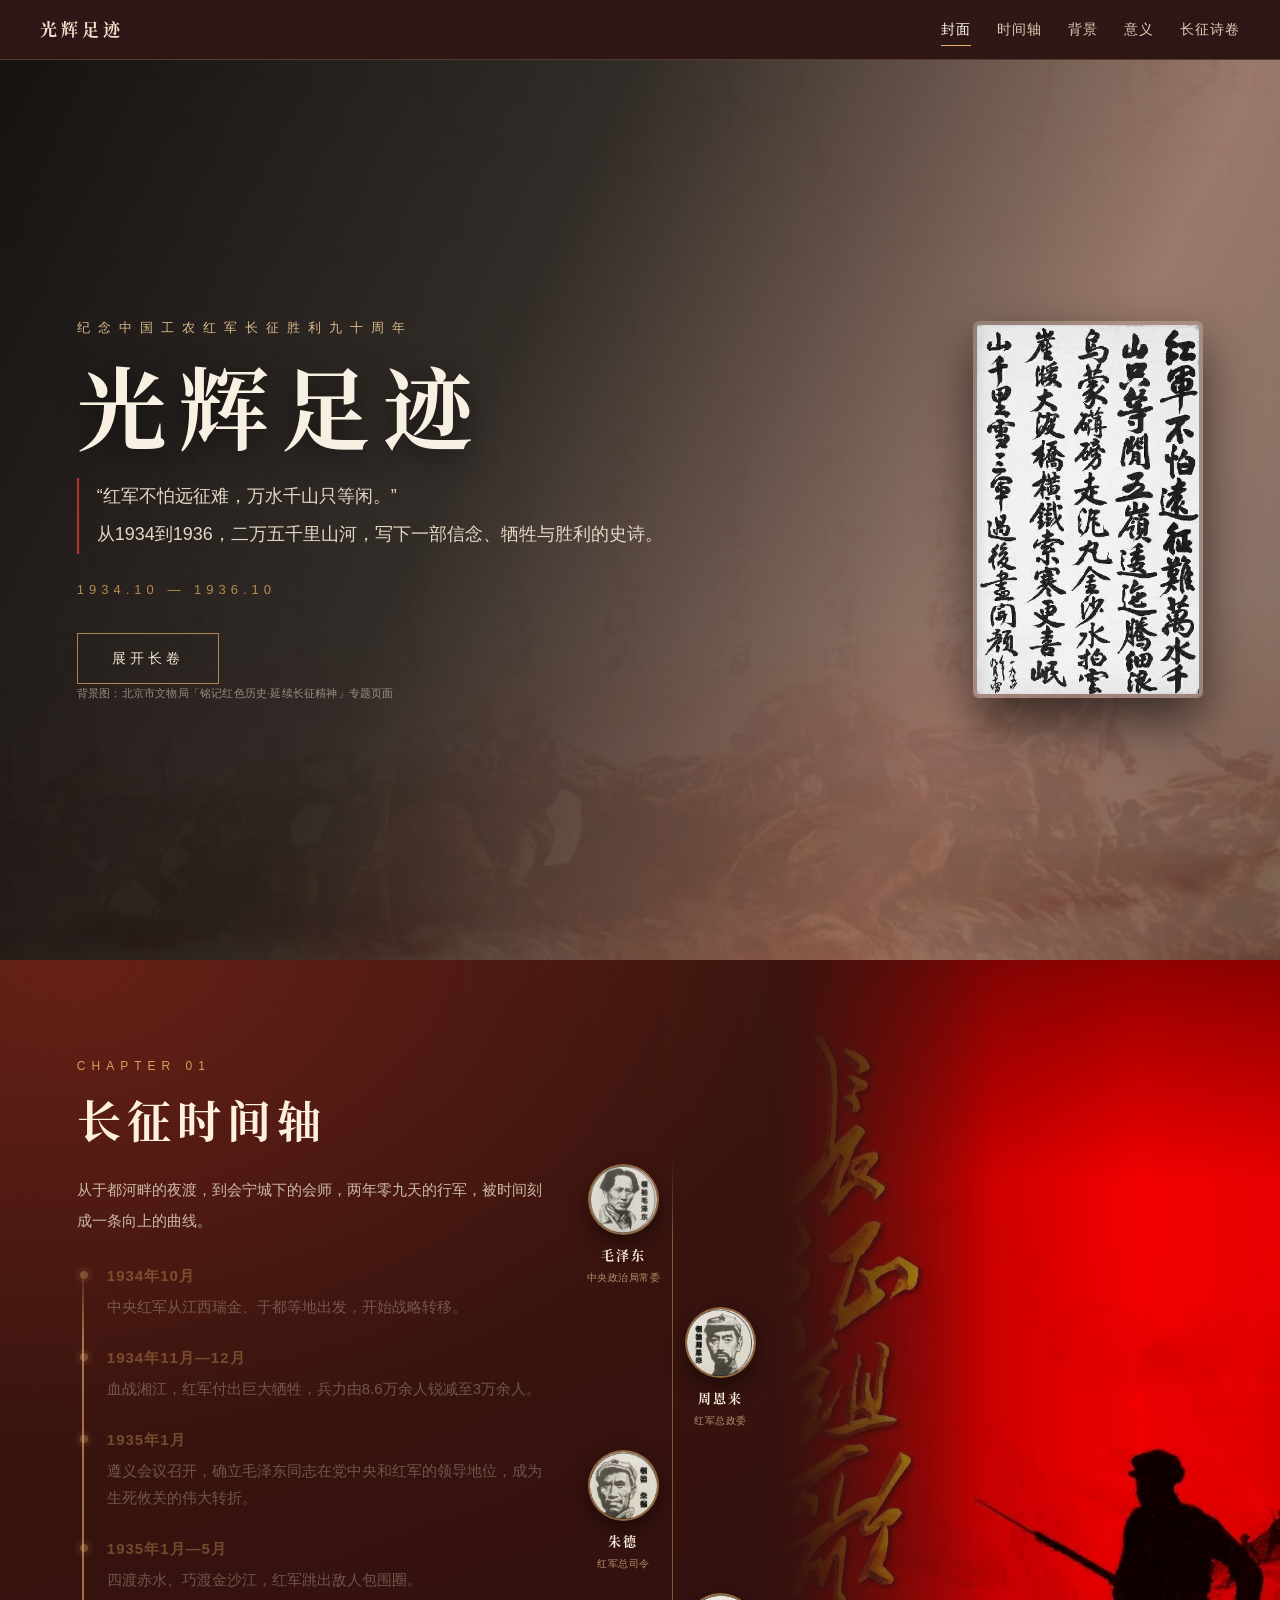
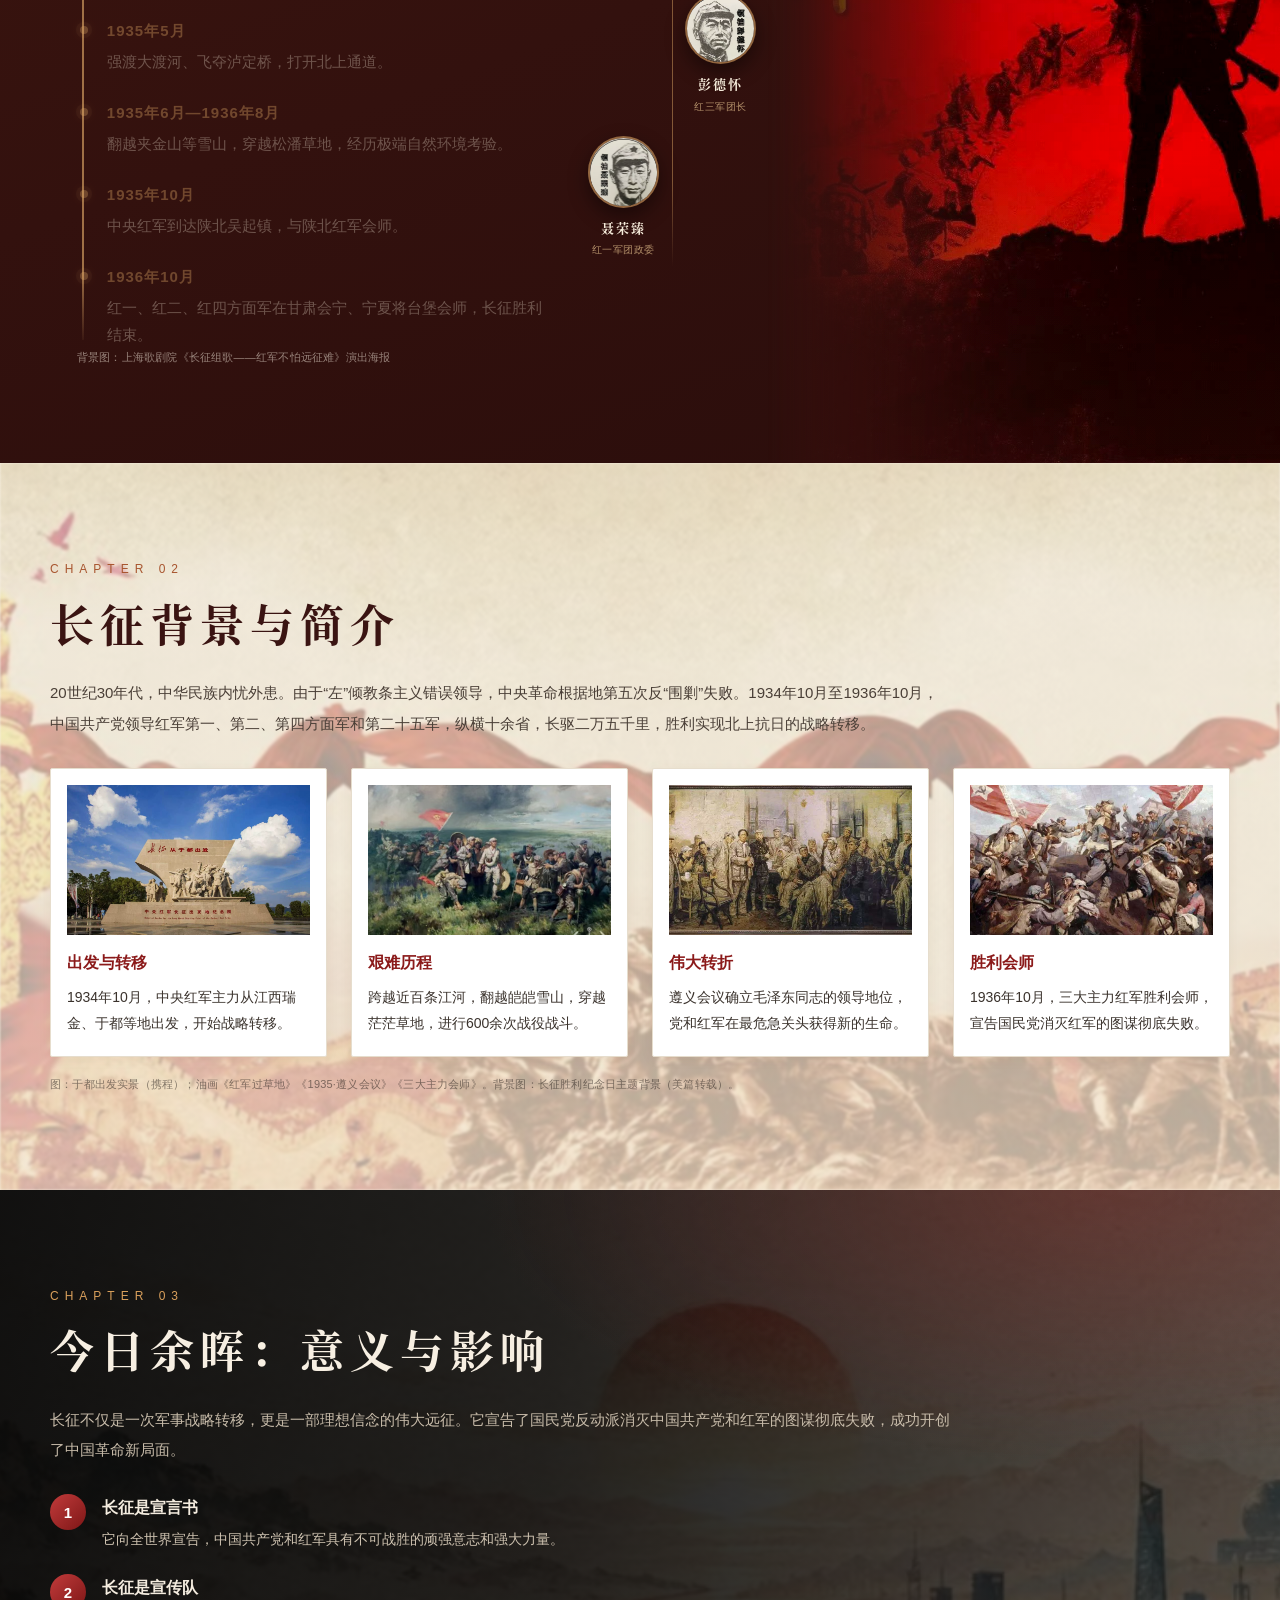
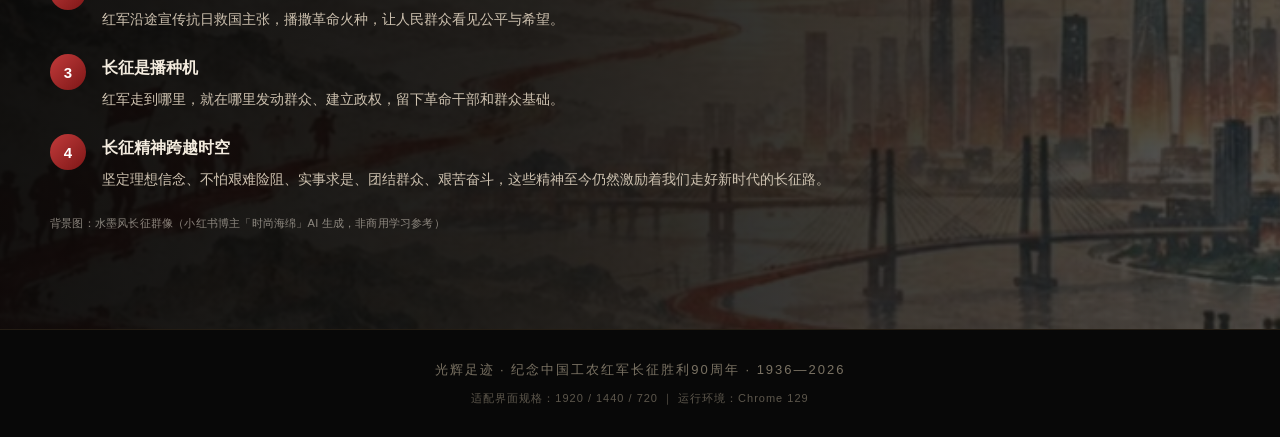
<file: index.html>
<!DOCTYPE html>
<html lang="zh-CN">

<head>
  <meta charset="UTF-8" />
  <meta name="viewport" content="width=device-width, initial-scale=1.0" />
  <meta name="description" content="纪念中国工农红军长征胜利90周年主题网站：长征时间轴、历史背景、长征精神与领袖人物。" />
  <title>光辉足迹——纪念红军长征胜利90周年</title>
  <link rel="icon" href="data:image/svg+xml,%3Csvg xmlns='http://www.w3.org/2000/svg' viewBox='0 0 24 24'%3E%3Crect width='24' height='24' fill='%238b1a1a'/%3E%3Cpolygon points='12,3 14.6,9.2 21.2,9.8 16.2,14 17.7,20.4 12,16.9 6.3,20.4 7.8,14 2.8,9.8 9.4,9.2' fill='%23e8b06b'/%3E%3C/svg%3E">
  <link rel="stylesheet" href="style.css">
  <script>document.documentElement.className += " js-ready";</script>
</head>

<body>
  <!-- ===== 顶部导航 ===== -->
  <nav class="site-nav">
    <div class="brand serif-title">光辉足迹</div>
    <ul>
      <li><a href="#hero">封面</a></li>
      <li><a href="#timeline">时间轴</a></li>
      <li><a href="#intro">背景</a></li>
      <li><a href="#impact">意义</a></li>
      <li><a href="poem.html">长征诗卷</a></li>
    </ul>
  </nav>
  <!-- ===== 顶部导航结束 ===== -->

  <!-- ===== ① 主封面 ===== -->
  <section id="hero" class="hero">
    <div class="hero-bg-layer" aria-hidden="true"></div>
    <div class="hero-overlay" aria-hidden="true"></div>

    <div class="hero-inner">
      <div class="hero-copy reveal">
        <p class="hero-sub">纪念中国工农红军长征胜利九十周年</p>
        <h1 class="hero-title">光辉足迹</h1>
        <p class="hero-quote">
          “红军不怕远征难，万水千山只等闲。”<br>
          从1934到1936，二万五千里山河，写下一部信念、牺牲与胜利的史诗。
        </p>
        <p class="hero-meta">1934.10 — 1936.10</p>
        <a href="#timeline" class="hero-cta">展开长卷</a>
        <p class="credit">背景图：北京市文物局「铭记红色历史·延续长征精神」专题页面</p>
      </div>

      <!-- 点击进入长征诗卷（子页面一） -->
      <a href="poem.html" class="hero-poem-card reveal" aria-label="阅读长征诗卷">
        <img src="images/background/BG-POEMall-jpg.jpg" alt="《七律·长征》行书书法" />
      </a>
    </div>
  </section>

  <!-- ===== ② 长征时间轴（深红棕） ===== -->
  <section id="timeline" class="section section-timeline">
    <div class="timeline-bg-layer" aria-hidden="true"></div>

    <div class="section-inner timeline-inner">
      <div class="timeline-col">
        <p class="section-label">CHAPTER 01</p>
        <h2 class="section-title serif-title">长征时间轴</h2>
        <p class="timeline-lead">
          从于都河畔的夜渡，到会宁城下的会师，两年零九天的行军，被时间刻成一条向上的曲线。
        </p>

        <div class="timeline">
          <div class="timeline-item">
            <div class="timeline-year">1934年10月</div>
            <div class="timeline-text">中央红军从江西瑞金、于都等地出发，开始战略转移。</div>
          </div>

          <div class="timeline-item">
            <div class="timeline-year">1934年11月—12月</div>
            <div class="timeline-text">血战湘江，红军付出巨大牺牲，兵力由8.6万余人锐减至3万余人。</div>
          </div>

          <div class="timeline-item">
            <div class="timeline-year">1935年1月</div>
            <div class="timeline-text">遵义会议召开，确立毛泽东同志在党中央和红军的领导地位，成为生死攸关的伟大转折。</div>
          </div>

          <div class="timeline-item">
            <div class="timeline-year">1935年1月—5月</div>
            <div class="timeline-text">四渡赤水、巧渡金沙江，红军跳出敌人包围圈。</div>
          </div>

          <div class="timeline-item">
            <div class="timeline-year">1935年5月</div>
            <div class="timeline-text">强渡大渡河、飞夺泸定桥，打开北上通道。</div>
          </div>

          <div class="timeline-item">
            <div class="timeline-year">1935年6月—1936年8月</div>
            <div class="timeline-text">翻越夹金山等雪山，穿越松潘草地，经历极端自然环境考验。</div>
          </div>

          <div class="timeline-item">
            <div class="timeline-year">1935年10月</div>
            <div class="timeline-text">中央红军到达陕北吴起镇，与陕北红军会师。</div>
          </div>

          <div class="timeline-item">
            <div class="timeline-year">1936年10月</div>
            <div class="timeline-text">红一、红二、红四方面军在甘肃会宁、宁夏将台堡会师，长征胜利结束。</div>
          </div>
        </div>

        <p class="credit">背景图：上海歌剧院《长征组歌——红军不怕远征难》演出海报</p>
      </div>

      <!-- 领袖人物列：点击进入子页面二 -->
      <aside class="leader-rail" aria-label="长征中的领袖人物">
        <a class="leader-card" href="leaders.html#leader-1">
          <span class="leader-avatar"><img src="images/human/mao_1.jpg" alt="毛泽东像" loading="lazy"></span>
          <span class="leader-name">毛泽东</span>
          <span class="leader-role">中央政治局常委</span>
        </a>
        <a class="leader-card" href="leaders.html#leader-2">
          <span class="leader-avatar"><img src="images/human/zhou_2.jpg" alt="周恩来像" loading="lazy"></span>
          <span class="leader-name">周恩来</span>
          <span class="leader-role">红军总政委</span>
        </a>
        <a class="leader-card" href="leaders.html#leader-3">
          <span class="leader-avatar"><img src="images/human/zhu_3.jpg" alt="朱德像" loading="lazy"></span>
          <span class="leader-name">朱德</span>
          <span class="leader-role">红军总司令</span>
        </a>
        <a class="leader-card" href="leaders.html#leader-4">
          <span class="leader-avatar"><img src="images/human/peng_4.jpg" alt="彭德怀像" loading="lazy"></span>
          <span class="leader-name">彭德怀</span>
          <span class="leader-role">红三军团长</span>
        </a>
        <a class="leader-card" href="leaders.html#leader-5">
          <span class="leader-avatar"><img src="images/human/nie_5.jpg" alt="聂荣臻像" loading="lazy"></span>
          <span class="leader-name">聂荣臻</span>
          <span class="leader-role">红一军团政委</span>
        </a>
      </aside>
    </div>
  </section>

  <!-- ===== ③ 长征背景及简略介绍（米白） ===== -->
  <section id="intro" class="section section-light">
    <div class="section-inner">
      <p class="section-label reveal">CHAPTER 02</p>
      <h2 class="section-title serif-title reveal">长征背景与简介</h2>
      <p class="lead reveal">
        20世纪30年代，中华民族内忧外患。由于“左”倾教条主义错误领导，中央革命根据地第五次反“围剿”失败。1934年10月至1936年10月，中国共产党领导红军第一、第二、第四方面军和第二十五军，纵横十余省，长驱二万五千里，胜利实现北上抗日的战略转移。
      </p>

      <div class="intro-grid">
        <div class="intro-card reveal">
          <img class="intro-img" src="images/page3smallbg/begin_1.jpg" alt="于都出发纪念碑与群雕" loading="lazy">
          <h3>出发与转移</h3>
          <p>1934年10月，中央红军主力从江西瑞金、于都等地出发，开始战略转移。</p>
        </div>

        <div class="intro-card reveal">
          <img class="intro-img" src="images/page3smallbg/grass_2.jpg" alt="油画《红军过草地》" loading="lazy">
          <h3>艰难历程</h3>
          <p>跨越近百条江河，翻越皑皑雪山，穿越茫茫草地，进行600余次战役战斗。</p>
        </div>

        <div class="intro-card reveal">
          <img class="intro-img" src="images/page3smallbg/zuyi_3.jpg" alt="油画《1935·遵义会议》" loading="lazy">
          <h3>伟大转折</h3>
          <p>遵义会议确立毛泽东同志的领导地位，党和红军在最危急关头获得新的生命。</p>
        </div>

        <div class="intro-card reveal">
          <img class="intro-img" src="images/page3smallbg/end_4.jpg" alt="油画《三大主力会师》" loading="lazy">
          <h3>胜利会师</h3>
          <p>1936年10月，三大主力红军胜利会师，宣告国民党消灭红军的图谋彻底失败。</p>
        </div>
      </div>

      <p class="credit">
        图：于都出发实景（携程）；油画《红军过草地》《1935·遵义会议》《三大主力会师》。背景图：长征胜利纪念日主题背景（美篇转载）。
      </p>
    </div>
  </section>

  <!-- ===== ④ 今日余晖：意义与影响（黑色） ===== -->
  <section id="impact" class="section section-black">
    <div class="section-inner">
      <p class="section-label reveal">CHAPTER 03</p>
      <h2 class="section-title serif-title reveal">今日余晖：意义与影响</h2>
      <p class="lead reveal">
        长征不仅是一次军事战略转移，更是一部理想信念的伟大远征。它宣告了国民党反动派消灭中国共产党和红军的图谋彻底失败，成功开创了中国革命新局面。
      </p>

      <div class="impact-list">
        <div class="impact-item reveal">
          <div class="impact-number">1</div>
          <div class="impact-text">
            <h4>长征是宣言书</h4>
            <p>它向全世界宣告，中国共产党和红军具有不可战胜的顽强意志和强大力量。</p>
          </div>
        </div>

        <div class="impact-item reveal">
          <div class="impact-number">2</div>
          <div class="impact-text">
            <h4>长征是宣传队</h4>
            <p>红军沿途宣传抗日救国主张，播撒革命火种，让人民群众看见公平与希望。</p>
          </div>
        </div>

        <div class="impact-item reveal">
          <div class="impact-number">3</div>
          <div class="impact-text">
            <h4>长征是播种机</h4>
            <p>红军走到哪里，就在哪里发动群众、建立政权，留下革命干部和群众基础。</p>
          </div>
        </div>

        <div class="impact-item reveal">
          <div class="impact-number">4</div>
          <div class="impact-text">
            <h4>长征精神跨越时空</h4>
            <p>坚定理想信念、不怕艰难险阻、实事求是、团结群众、艰苦奋斗，这些精神至今仍然激励着我们走好新时代的长征路。</p>
          </div>
        </div>
      </div>

      <p class="credit">背景图：水墨风长征群像（小红书博主「时尚海绵」AI 生成，非商用学习参考）</p>
    </div>
  </section>

  <!-- ===== 页脚 ===== -->
  <footer class="site-footer">
    光辉足迹 · 纪念中国工农红军长征胜利90周年 · 1936—2026
    <small>适配界面规格：1920 / 1440 / 720 ｜ 运行环境：Chrome 129</small>
  </footer>

  <script src="js/main.js" defer></script>
</body>

</html>
</file>
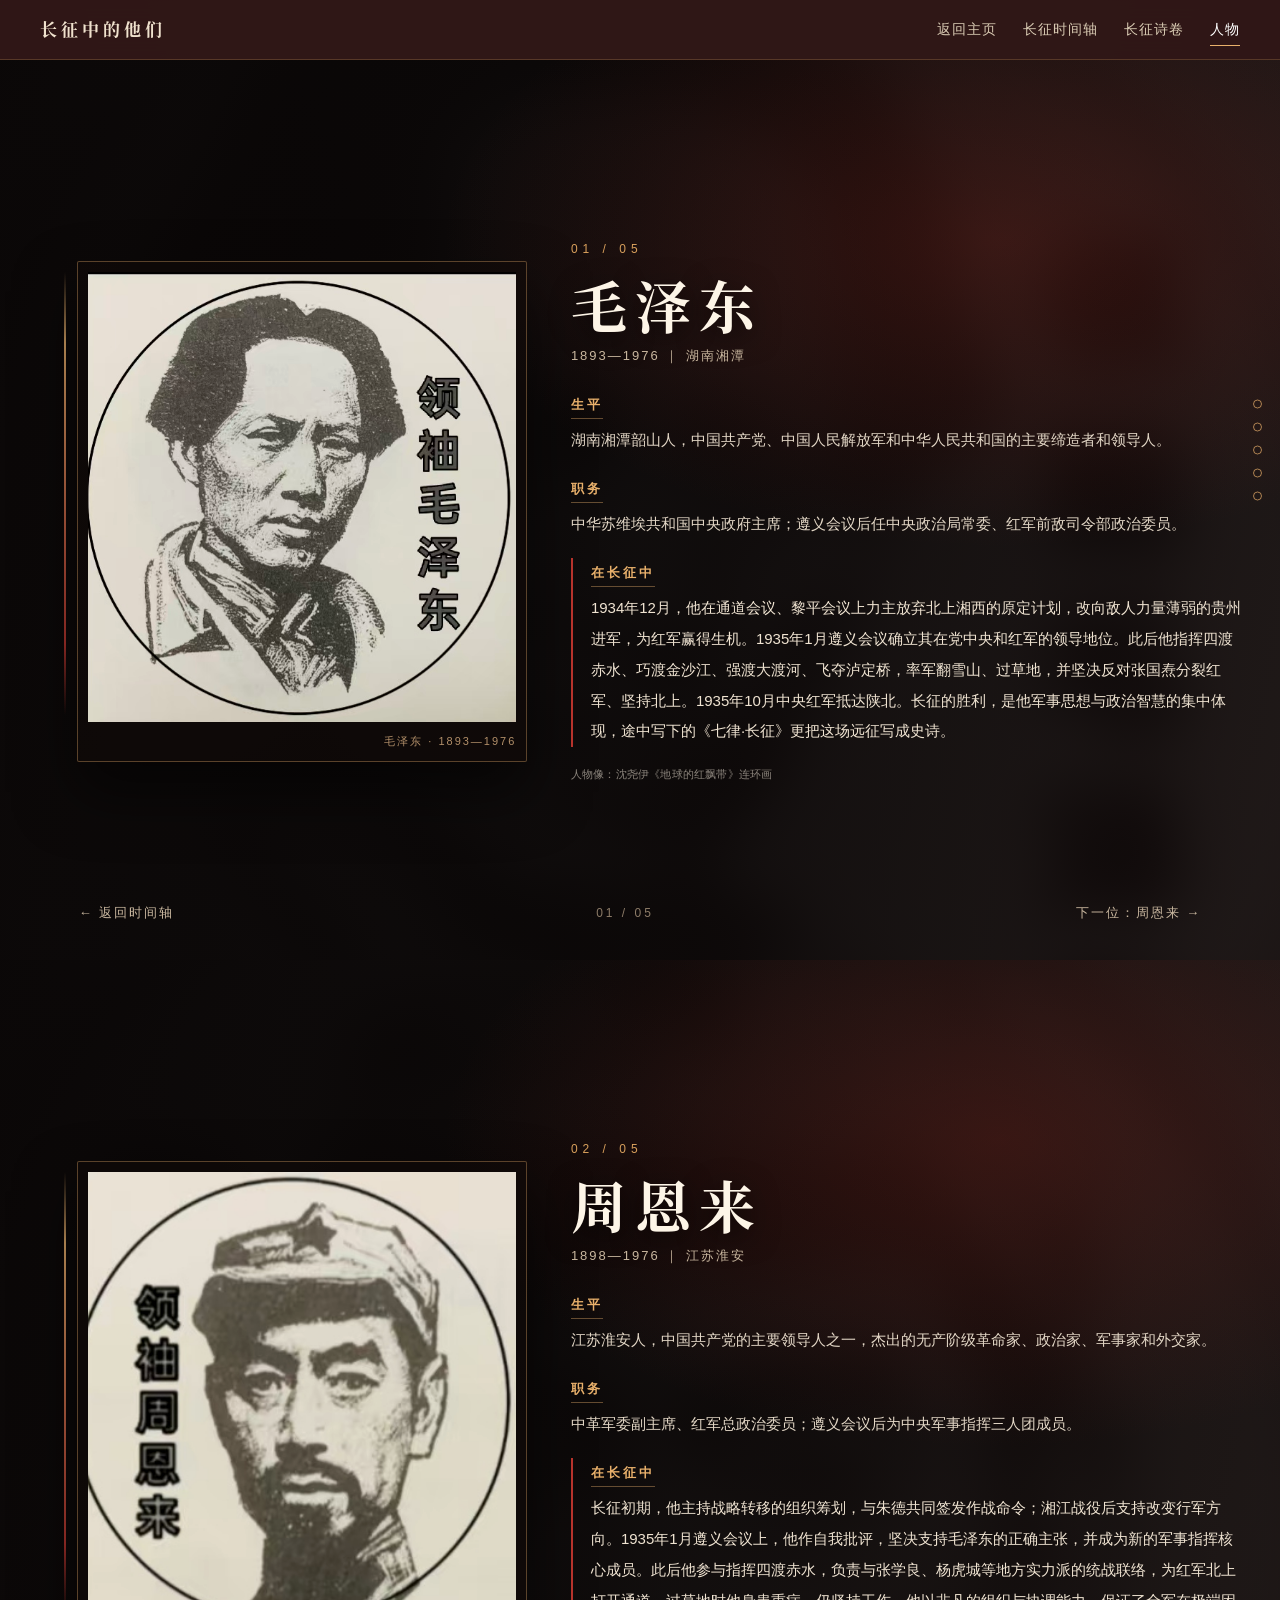
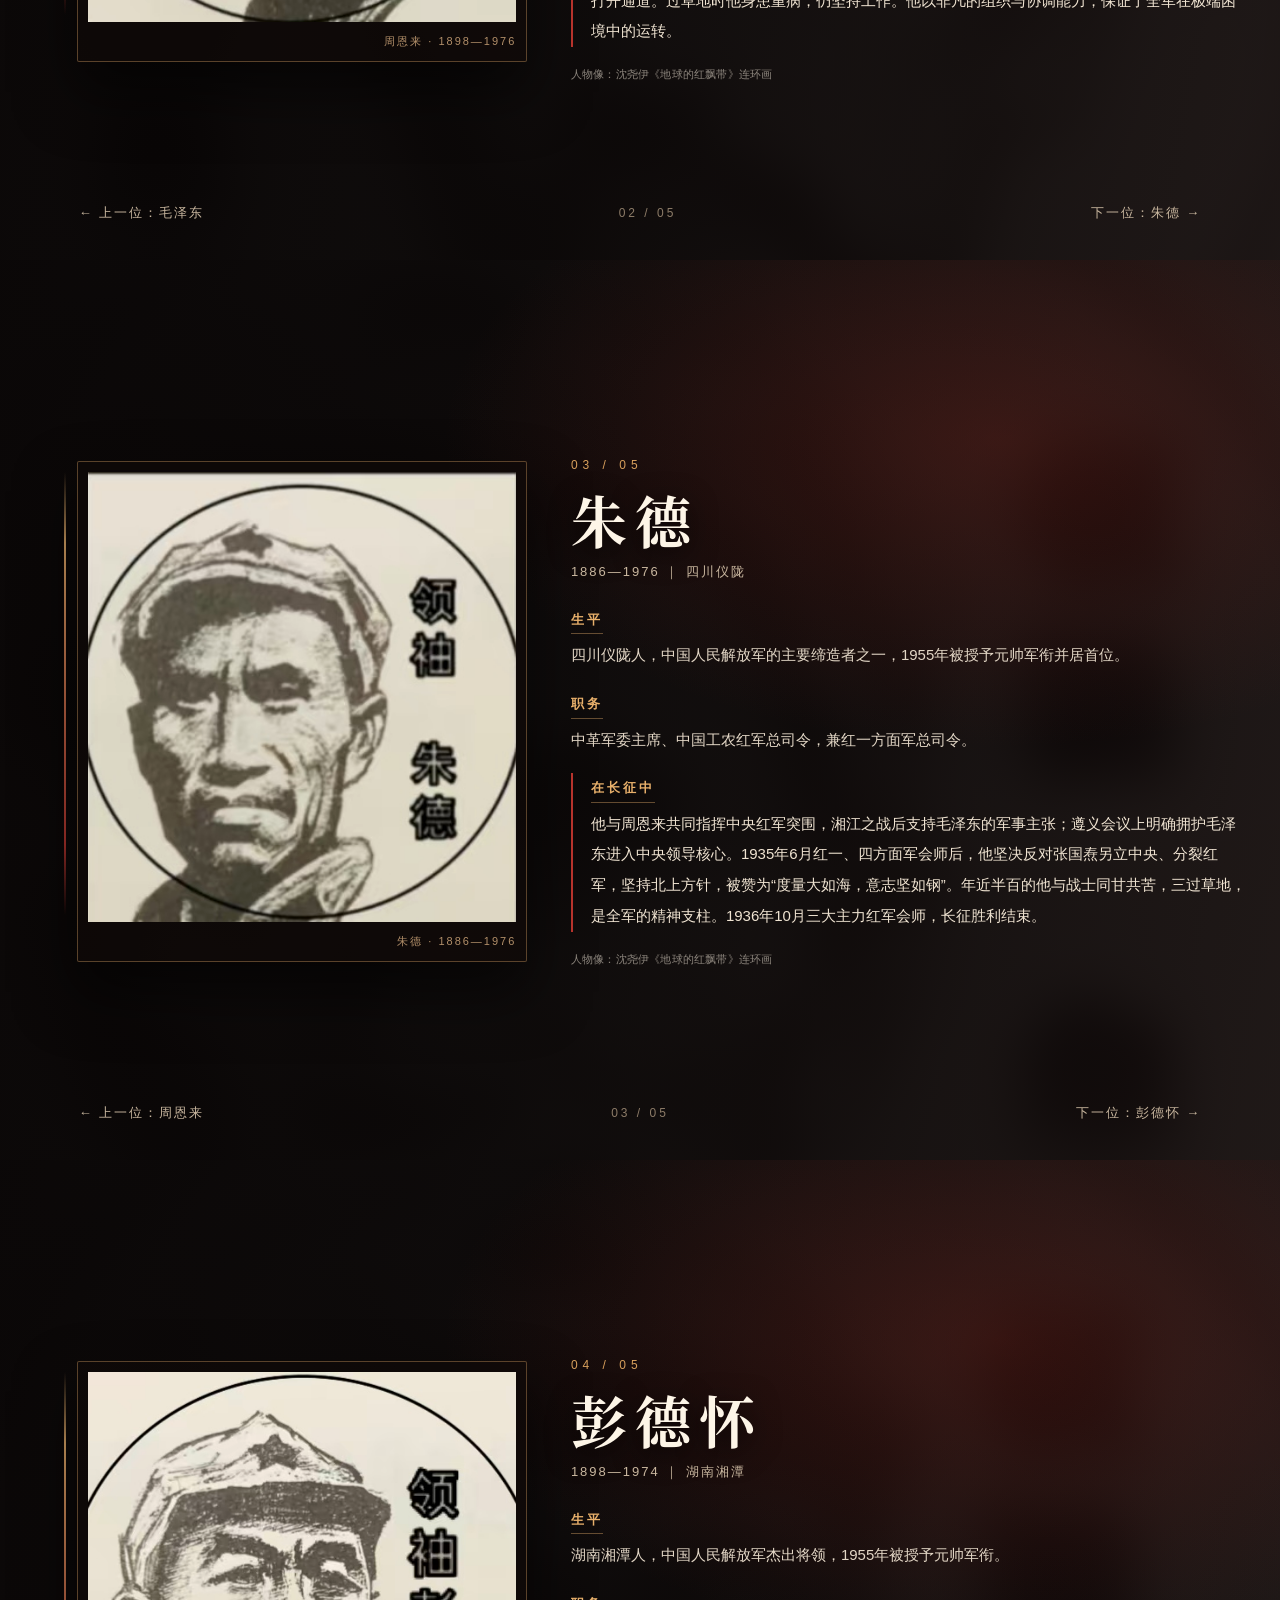
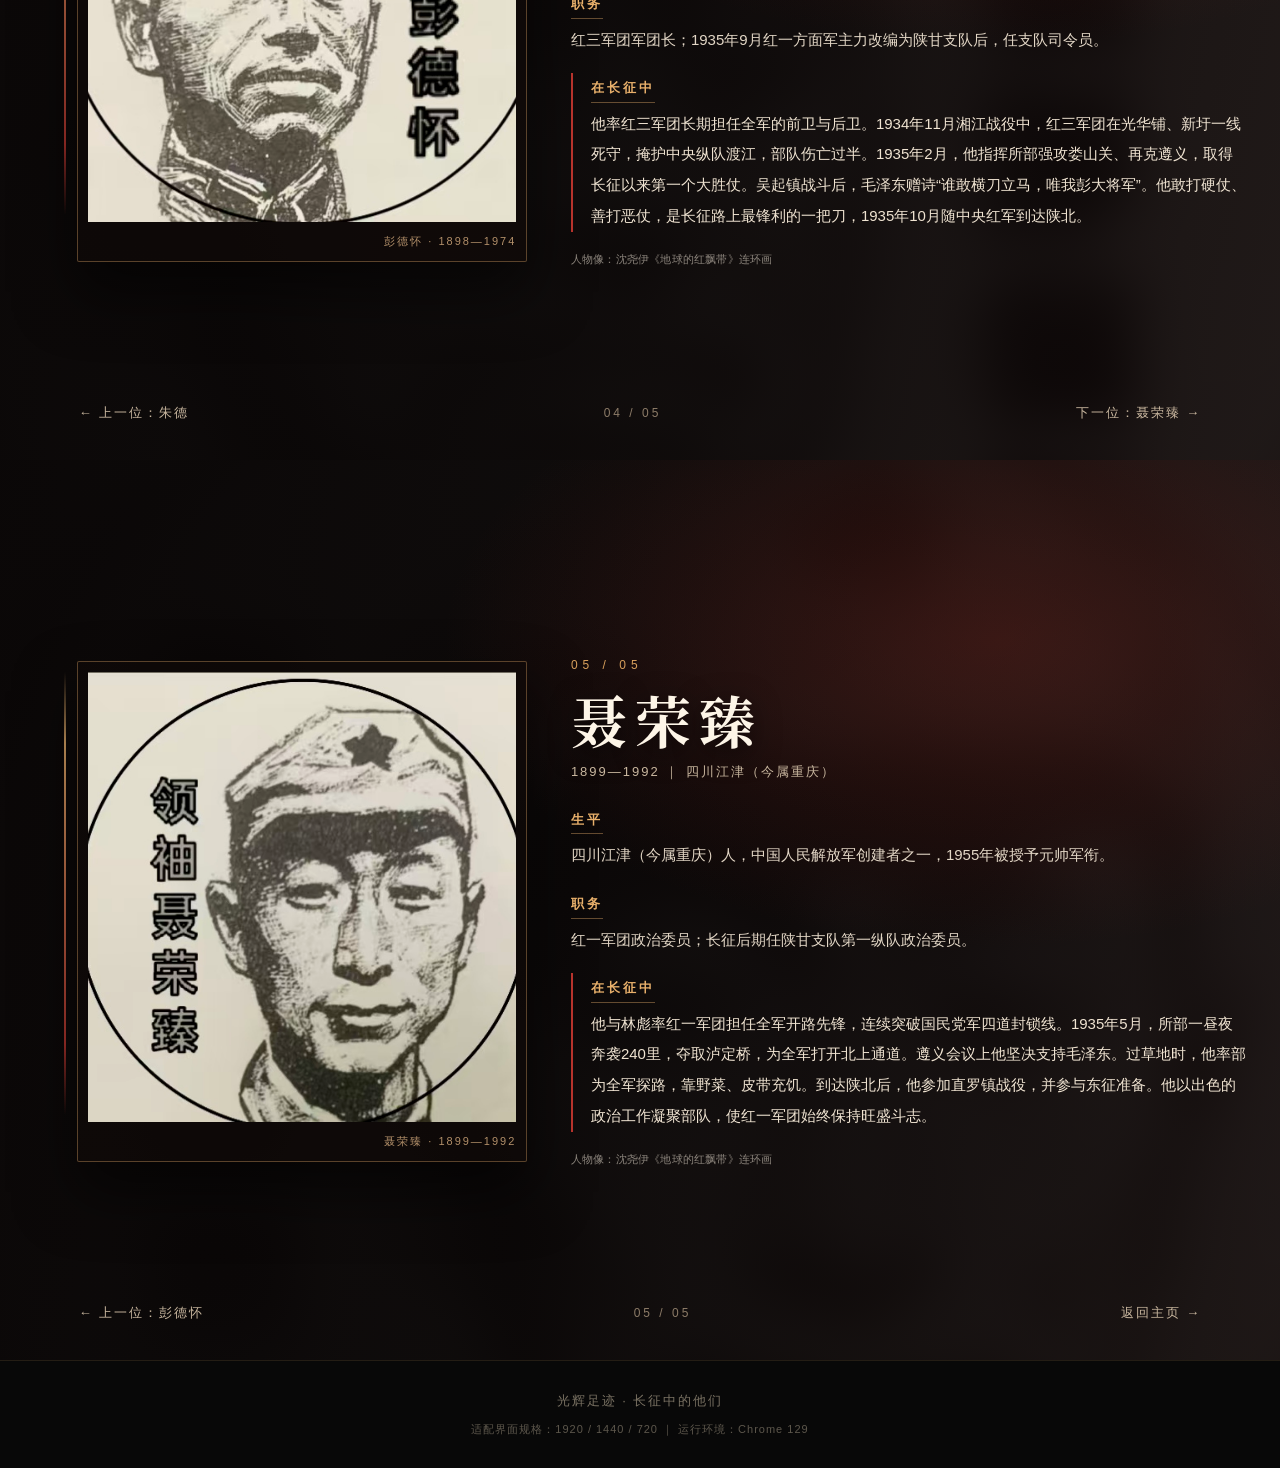
<file: leaders.html>
<!DOCTYPE html>
<html lang="zh-CN">

<head>
  <meta charset="UTF-8" />
  <meta name="viewport" content="width=device-width, initial-scale=1.0" />
  <meta name="description" content="长征中的他们：毛泽东、周恩来、朱德、彭德怀、聂荣臻——五位领袖与将帅在长征中的经历与贡献。" />
  <title>长征中的他们 · 光辉足迹</title>
  <link rel="icon" href="data:image/svg+xml,%3Csvg xmlns='http://www.w3.org/2000/svg' viewBox='0 0 24 24'%3E%3Crect width='24' height='24' fill='%238b1a1a'/%3E%3Cpolygon points='12,3 14.6,9.2 21.2,9.8 16.2,14 17.7,20.4 12,16.9 6.3,20.4 7.8,14 2.8,9.8 9.4,9.2' fill='%23e8b06b'/%3E%3C/svg%3E">
  <link rel="stylesheet" href="style.css">
  <link rel="stylesheet" href="leaders.css">
  <script>document.documentElement.className += " js-ready";</script>
</head>

<body>
  <!-- ===== 顶部导航 ===== -->
  <nav class="site-nav">
    <div class="brand serif-title">长征中的他们</div>
    <ul>
      <li><a href="index.html">返回主页</a></li>
      <li><a href="index.html#timeline">长征时间轴</a></li>
      <li><a href="poem.html">长征诗卷</a></li>
      <li><a href="#leader-1">人物</a></li>
    </ul>
  </nav>

  <!-- 右侧导航点 -->
  <nav class="lp-dots" aria-label="人物页导航">
    <a href="#leader-1" title="毛泽东"></a>
    <a href="#leader-2" title="周恩来"></a>
    <a href="#leader-3" title="朱德"></a>
    <a href="#leader-4" title="彭德怀"></a>
    <a href="#leader-5" title="聂荣臻"></a>
  </nav>

  <!-- ===== 01 毛泽东 ===== -->
  <article id="leader-1" class="leader-page">
    <div class="lp-bg" style="background-image: url('images/human/mao_1.jpg')" aria-hidden="true"></div>
    <div class="lp-veil" aria-hidden="true"></div>

    <div class="lp-inner">
      <figure class="lp-portrait reveal">
        <img src="images/human/mao_1.jpg" alt="毛泽东像" />
        <figcaption>毛泽东 · 1893—1976</figcaption>
      </figure>

      <div class="lp-text">
        <p class="lp-index">01 / 05</p>
        <h1 class="lp-name serif-title">毛泽东</h1>
        <p class="lp-life">1893—1976 ｜ 湖南湘潭</p>

        <div class="lp-block">
          <h3>生平</h3>
          <p>湖南湘潭韶山人，中国共产党、中国人民解放军和中华人民共和国的主要缔造者和领导人。</p>
        </div>

        <div class="lp-block">
          <h3>职务</h3>
          <p>中华苏维埃共和国中央政府主席；遵义会议后任中央政治局常委、红军前敌司令部政治委员。</p>
        </div>

        <div class="lp-block lp-block-key">
          <h3>在长征中</h3>
          <p>
            1934年12月，他在通道会议、黎平会议上力主放弃北上湘西的原定计划，改向敌人力量薄弱的贵州进军，为红军赢得生机。1935年1月遵义会议确立其在党中央和红军的领导地位。此后他指挥四渡赤水、巧渡金沙江、强渡大渡河、飞夺泸定桥，率军翻雪山、过草地，并坚决反对张国焘分裂红军、坚持北上。1935年10月中央红军抵达陕北。长征的胜利，是他军事思想与政治智慧的集中体现，途中写下的《七律·长征》更把这场远征写成史诗。
          </p>
        </div>

        <p class="credit">人物像：沈尧伊《地球的红飘带》连环画</p>
      </div>
    </div>

    <nav class="lp-nav">
      <a href="index.html#timeline">← 返回时间轴</a>
      <span class="lp-page-index">01 / 05</span>
      <a href="#leader-2">下一位：周恩来 →</a>
    </nav>
  </article>

  <!-- ===== 02 周恩来 ===== -->
  <article id="leader-2" class="leader-page">
    <div class="lp-bg" style="background-image: url('images/human/zhou_2.jpg')" aria-hidden="true"></div>
    <div class="lp-veil" aria-hidden="true"></div>

    <div class="lp-inner">
      <figure class="lp-portrait reveal">
        <img src="images/human/zhou_2.jpg" alt="周恩来像" loading="lazy" />
        <figcaption>周恩来 · 1898—1976</figcaption>
      </figure>

      <div class="lp-text">
        <p class="lp-index">02 / 05</p>
        <h1 class="lp-name serif-title">周恩来</h1>
        <p class="lp-life">1898—1976 ｜ 江苏淮安</p>

        <div class="lp-block">
          <h3>生平</h3>
          <p>江苏淮安人，中国共产党的主要领导人之一，杰出的无产阶级革命家、政治家、军事家和外交家。</p>
        </div>

        <div class="lp-block">
          <h3>职务</h3>
          <p>中革军委副主席、红军总政治委员；遵义会议后为中央军事指挥三人团成员。</p>
        </div>

        <div class="lp-block lp-block-key">
          <h3>在长征中</h3>
          <p>
            长征初期，他主持战略转移的组织筹划，与朱德共同签发作战命令；湘江战役后支持改变行军方向。1935年1月遵义会议上，他作自我批评，坚决支持毛泽东的正确主张，并成为新的军事指挥核心成员。此后他参与指挥四渡赤水，负责与张学良、杨虎城等地方实力派的统战联络，为红军北上打开通道。过草地时他身患重病，仍坚持工作。他以非凡的组织与协调能力，保证了全军在极端困境中的运转。
          </p>
        </div>

        <p class="credit">人物像：沈尧伊《地球的红飘带》连环画</p>
      </div>
    </div>

    <nav class="lp-nav">
      <a href="#leader-1">← 上一位：毛泽东</a>
      <span class="lp-page-index">02 / 05</span>
      <a href="#leader-3">下一位：朱德 →</a>
    </nav>
  </article>

  <!-- ===== 03 朱德 ===== -->
  <article id="leader-3" class="leader-page">
    <div class="lp-bg" style="background-image: url('images/human/zhu_3.jpg')" aria-hidden="true"></div>
    <div class="lp-veil" aria-hidden="true"></div>

    <div class="lp-inner">
      <figure class="lp-portrait reveal">
        <img src="images/human/zhu_3.jpg" alt="朱德像" loading="lazy" />
        <figcaption>朱德 · 1886—1976</figcaption>
      </figure>

      <div class="lp-text">
        <p class="lp-index">03 / 05</p>
        <h1 class="lp-name serif-title">朱德</h1>
        <p class="lp-life">1886—1976 ｜ 四川仪陇</p>

        <div class="lp-block">
          <h3>生平</h3>
          <p>四川仪陇人，中国人民解放军的主要缔造者之一，1955年被授予元帅军衔并居首位。</p>
        </div>

        <div class="lp-block">
          <h3>职务</h3>
          <p>中革军委主席、中国工农红军总司令，兼红一方面军总司令。</p>
        </div>

        <div class="lp-block lp-block-key">
          <h3>在长征中</h3>
          <p>
            他与周恩来共同指挥中央红军突围，湘江之战后支持毛泽东的军事主张；遵义会议上明确拥护毛泽东进入中央领导核心。1935年6月红一、四方面军会师后，他坚决反对张国焘另立中央、分裂红军，坚持北上方针，被赞为“度量大如海，意志坚如钢”。年近半百的他与战士同甘共苦，三过草地，是全军的精神支柱。1936年10月三大主力红军会师，长征胜利结束。
          </p>
        </div>

        <p class="credit">人物像：沈尧伊《地球的红飘带》连环画</p>
      </div>
    </div>

    <nav class="lp-nav">
      <a href="#leader-2">← 上一位：周恩来</a>
      <span class="lp-page-index">03 / 05</span>
      <a href="#leader-4">下一位：彭德怀 →</a>
    </nav>
  </article>

  <!-- ===== 04 彭德怀 ===== -->
  <article id="leader-4" class="leader-page">
    <div class="lp-bg" style="background-image: url('images/human/peng_4.jpg')" aria-hidden="true"></div>
    <div class="lp-veil" aria-hidden="true"></div>

    <div class="lp-inner">
      <figure class="lp-portrait reveal">
        <img src="images/human/peng_4.jpg" alt="彭德怀像" loading="lazy" />
        <figcaption>彭德怀 · 1898—1974</figcaption>
      </figure>

      <div class="lp-text">
        <p class="lp-index">04 / 05</p>
        <h1 class="lp-name serif-title">彭德怀</h1>
        <p class="lp-life">1898—1974 ｜ 湖南湘潭</p>

        <div class="lp-block">
          <h3>生平</h3>
          <p>湖南湘潭人，中国人民解放军杰出将领，1955年被授予元帅军衔。</p>
        </div>

        <div class="lp-block">
          <h3>职务</h3>
          <p>红三军团军团长；1935年9月红一方面军主力改编为陕甘支队后，任支队司令员。</p>
        </div>

        <div class="lp-block lp-block-key">
          <h3>在长征中</h3>
          <p>
            他率红三军团长期担任全军的前卫与后卫。1934年11月湘江战役中，红三军团在光华铺、新圩一线死守，掩护中央纵队渡江，部队伤亡过半。1935年2月，他指挥所部强攻娄山关、再克遵义，取得长征以来第一个大胜仗。吴起镇战斗后，毛泽东赠诗“谁敢横刀立马，唯我彭大将军”。他敢打硬仗、善打恶仗，是长征路上最锋利的一把刀，1935年10月随中央红军到达陕北。
          </p>
        </div>

        <p class="credit">人物像：沈尧伊《地球的红飘带》连环画</p>
      </div>
    </div>

    <nav class="lp-nav">
      <a href="#leader-3">← 上一位：朱德</a>
      <span class="lp-page-index">04 / 05</span>
      <a href="#leader-5">下一位：聂荣臻 →</a>
    </nav>
  </article>

  <!-- ===== 05 聂荣臻 ===== -->
  <article id="leader-5" class="leader-page">
    <div class="lp-bg" style="background-image: url('images/human/nie_5.jpg')" aria-hidden="true"></div>
    <div class="lp-veil" aria-hidden="true"></div>

    <div class="lp-inner">
      <figure class="lp-portrait reveal">
        <img src="images/human/nie_5.jpg" alt="聂荣臻像" loading="lazy" />
        <figcaption>聂荣臻 · 1899—1992</figcaption>
      </figure>

      <div class="lp-text">
        <p class="lp-index">05 / 05</p>
        <h1 class="lp-name serif-title">聂荣臻</h1>
        <p class="lp-life">1899—1992 ｜ 四川江津（今属重庆）</p>

        <div class="lp-block">
          <h3>生平</h3>
          <p>四川江津（今属重庆）人，中国人民解放军创建者之一，1955年被授予元帅军衔。</p>
        </div>

        <div class="lp-block">
          <h3>职务</h3>
          <p>红一军团政治委员；长征后期任陕甘支队第一纵队政治委员。</p>
        </div>

        <div class="lp-block lp-block-key">
          <h3>在长征中</h3>
          <p>
            他与林彪率红一军团担任全军开路先锋，连续突破国民党军四道封锁线。1935年5月，所部一昼夜奔袭240里，夺取泸定桥，为全军打开北上通道。遵义会议上他坚决支持毛泽东。过草地时，他率部为全军探路，靠野菜、皮带充饥。到达陕北后，他参加直罗镇战役，并参与东征准备。他以出色的政治工作凝聚部队，使红一军团始终保持旺盛斗志。
          </p>
        </div>

        <p class="credit">人物像：沈尧伊《地球的红飘带》连环画</p>
      </div>
    </div>

    <nav class="lp-nav">
      <a href="#leader-4">← 上一位：彭德怀</a>
      <span class="lp-page-index">05 / 05</span>
      <a href="index.html">返回主页 →</a>
    </nav>
  </article>

  <!-- ===== 页脚 ===== -->
  <footer class="site-footer">
    光辉足迹 · 长征中的他们
    <small>适配界面规格：1920 / 1440 / 720 ｜ 运行环境：Chrome 129</small>
  </footer>

  <script src="js/main.js" defer></script>
</body>

</html>
</file>
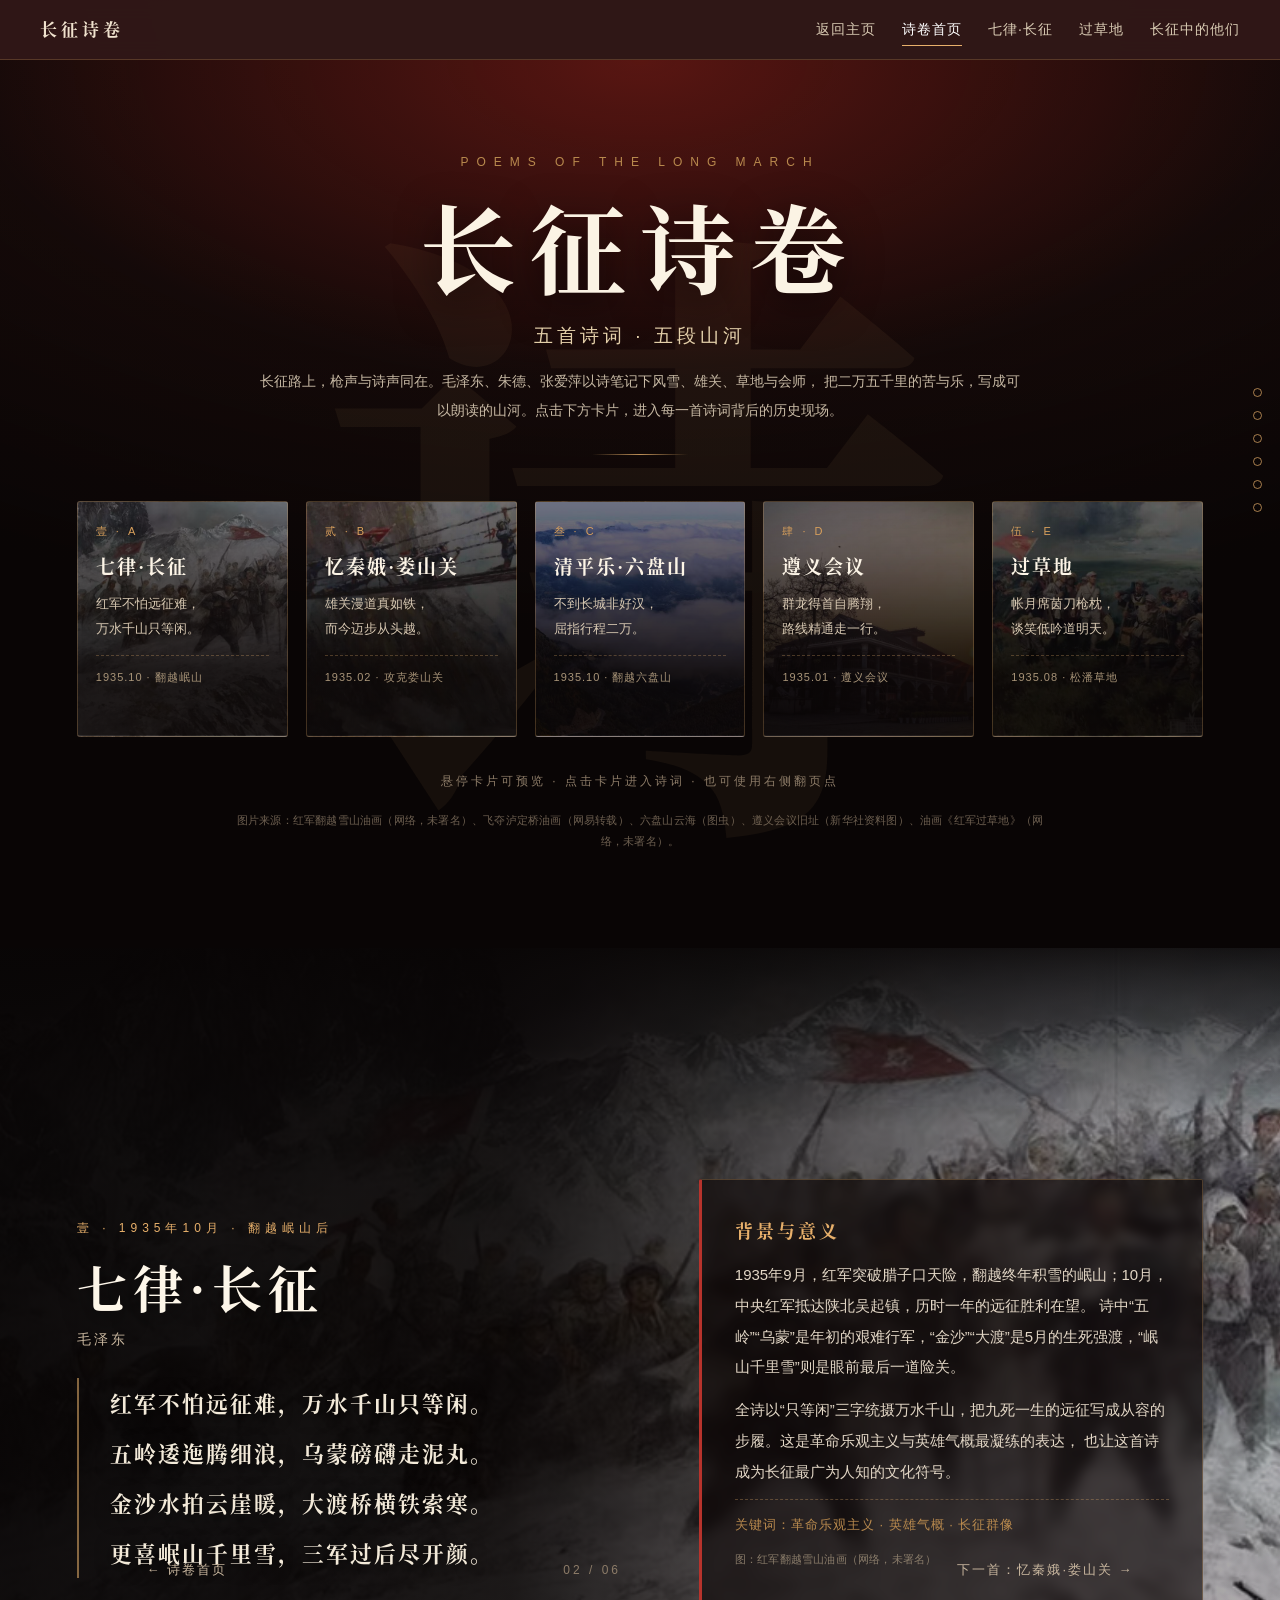
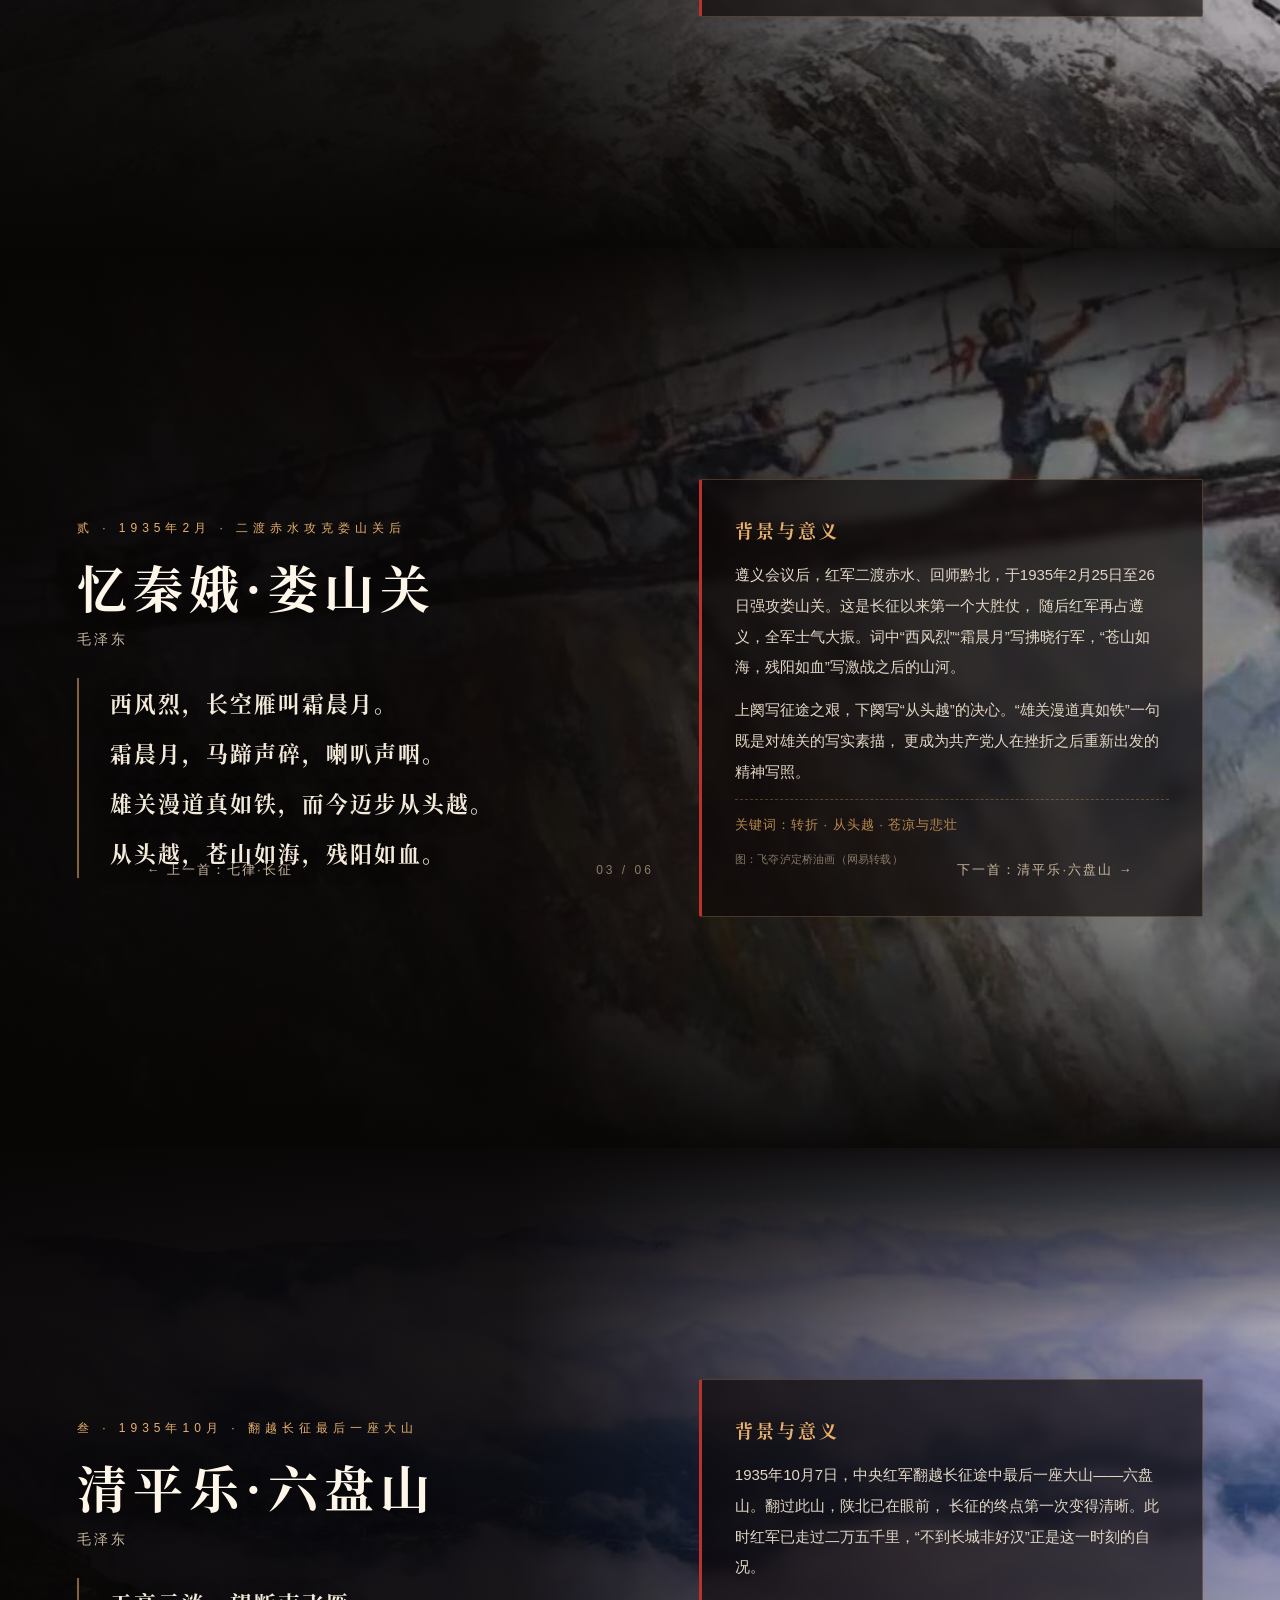
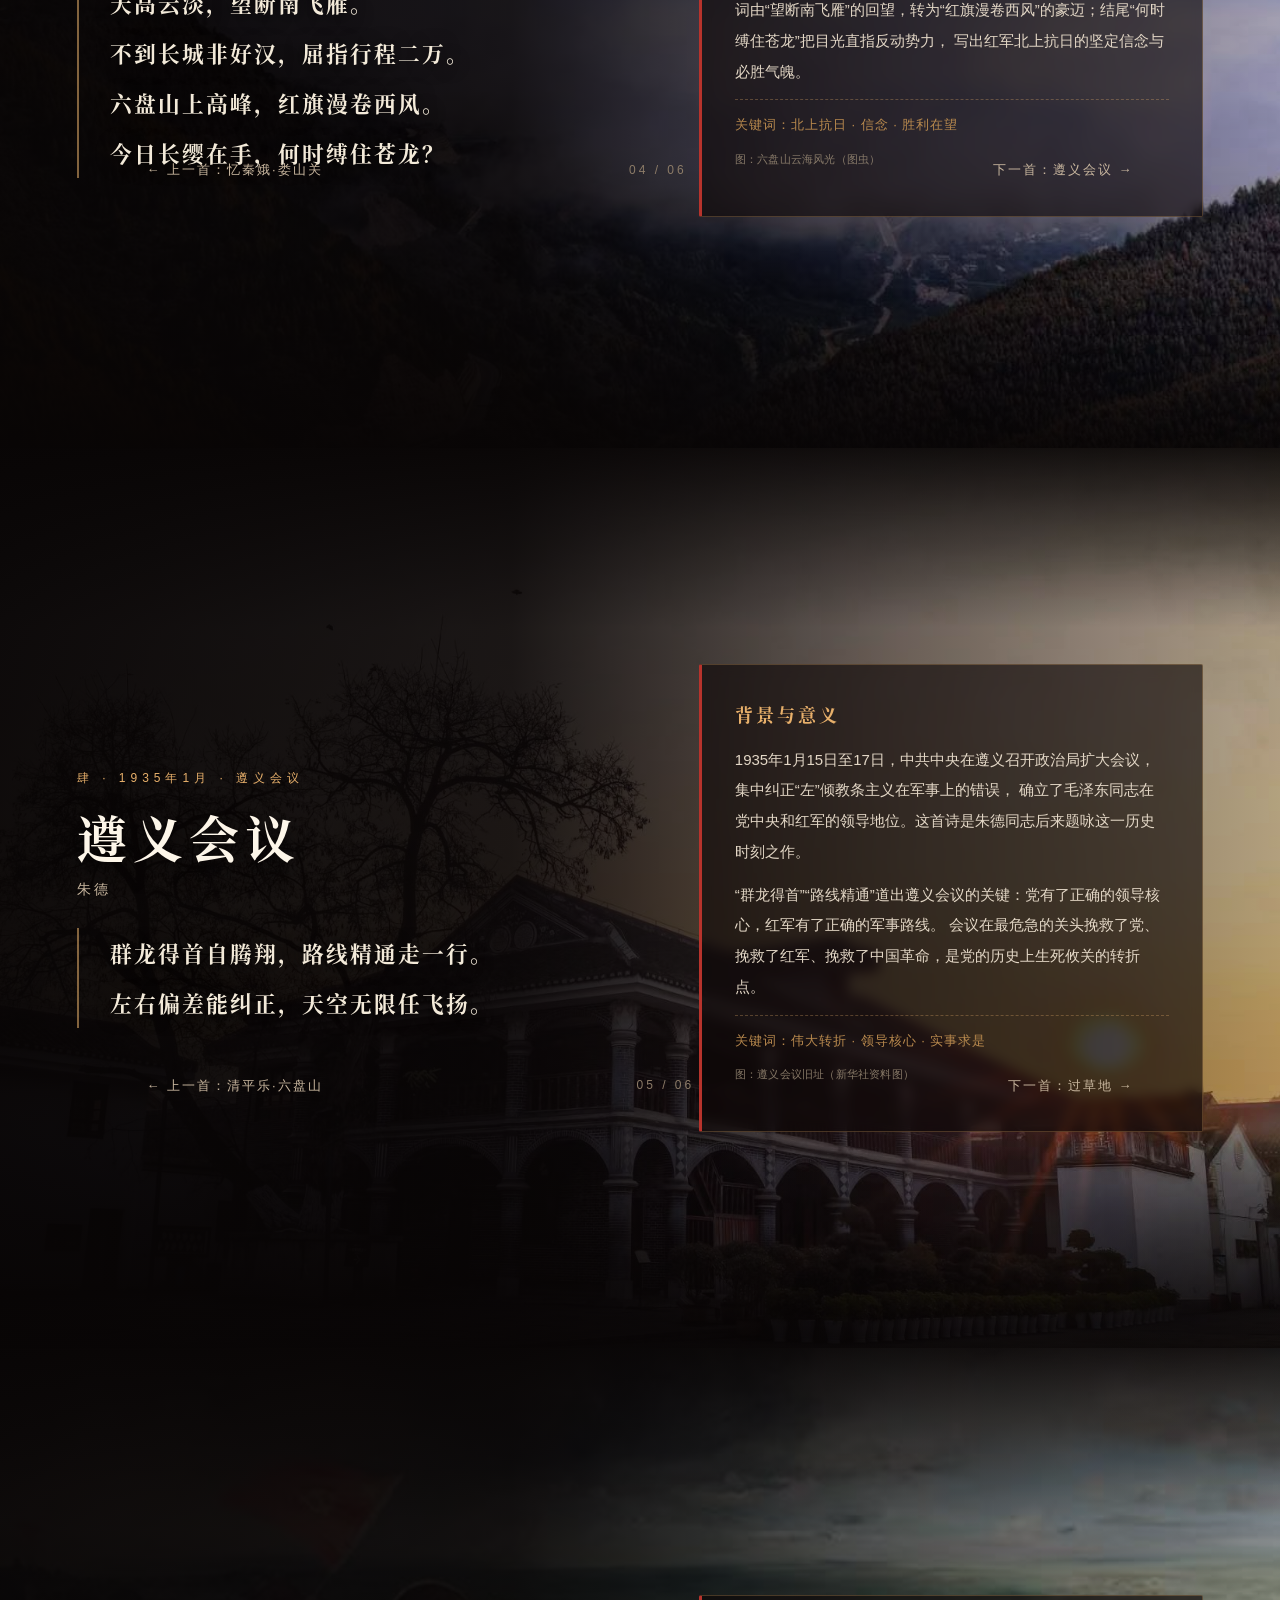
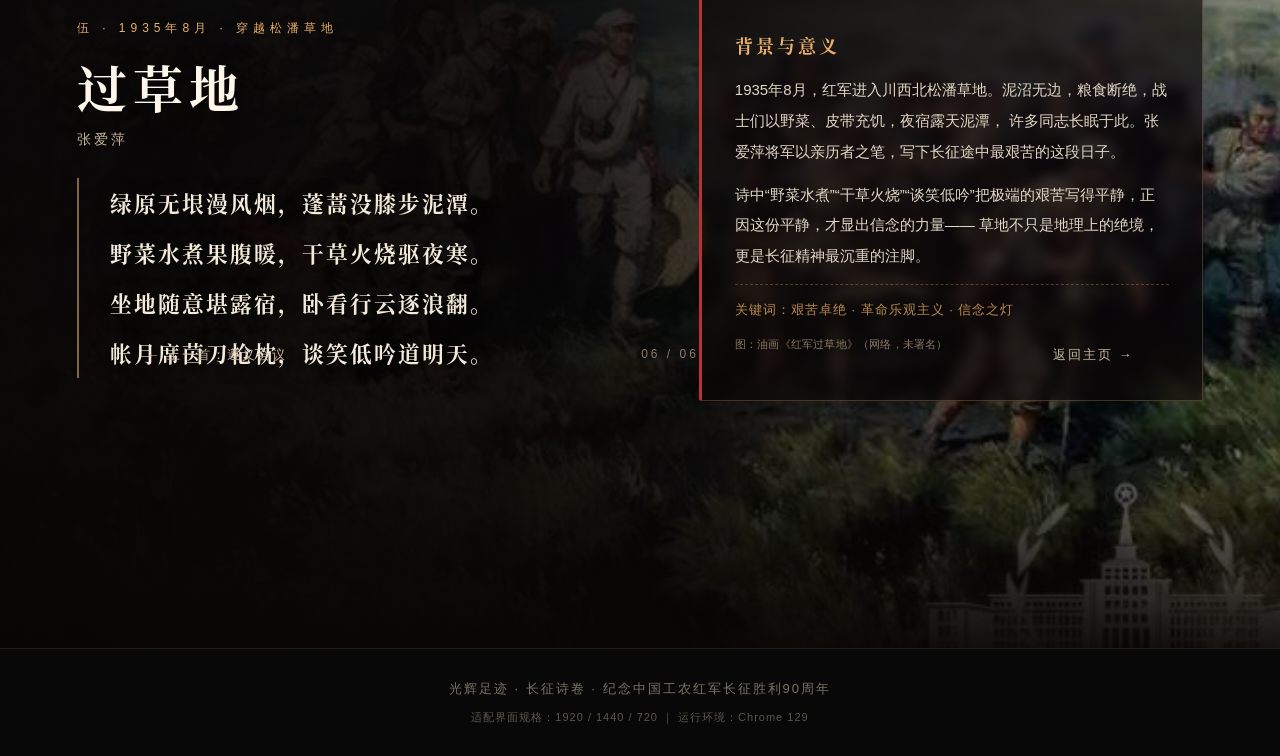
<file: poem.html>
<!DOCTYPE html>
<html lang="zh-CN">

<head>
  <meta charset="UTF-8" />
  <meta name="viewport" content="width=device-width, initial-scale=1.0" />
  <meta name="description" content="长征诗卷：七律·长征、忆秦娥·娄山关、清平乐·六盘山、遵义会议、过草地——从诗词读懂长征的苦与乐。" />
  <title>长征诗卷 · 光辉足迹</title>
  <link rel="icon" href="data:image/svg+xml,%3Csvg xmlns='http://www.w3.org/2000/svg' viewBox='0 0 24 24'%3E%3Crect width='24' height='24' fill='%238b1a1a'/%3E%3Cpolygon points='12,3 14.6,9.2 21.2,9.8 16.2,14 17.7,20.4 12,16.9 6.3,20.4 7.8,14 2.8,9.8 9.4,9.2' fill='%23e8b06b'/%3E%3C/svg%3E">
  <link rel="stylesheet" href="style.css">
  <link rel="stylesheet" href="poem.css">
  <script>document.documentElement.className += " js-ready";</script>
</head>

<body>
  <!-- ===== 顶部导航 ===== -->
  <nav class="site-nav">
    <div class="brand serif-title">长征诗卷</div>
    <ul>
      <li><a href="index.html">返回主页</a></li>
      <li><a href="#poem-index">诗卷首页</a></li>
      <li><a href="#poem-a">七律·长征</a></li>
      <li><a href="#poem-e">过草地</a></li>
      <li><a href="leaders.html">长征中的他们</a></li>
    </ul>
  </nav>

  <!-- 右侧页面导航点 -->
  <nav class="poem-dots" aria-label="诗卷页面导航">
    <a href="#poem-index" title="诗卷首页"></a>
    <a href="#poem-a" title="七律·长征"></a>
    <a href="#poem-b" title="忆秦娥·娄山关"></a>
    <a href="#poem-c" title="清平乐·六盘山"></a>
    <a href="#poem-d" title="遵义会议"></a>
    <a href="#poem-e" title="过草地"></a>
  </nav>

  <!-- ===== 第 1 页：诗卷封面 + 五张诗词卡片 ===== -->
  <header id="poem-index" class="poem-cover">
    <div class="cover-inner">
      <p class="cover-label">POEMS OF THE LONG MARCH</p>
      <h1 class="cover-title serif-title">长征诗卷</h1>
      <p class="cover-sub">五首诗词 · 五段山河</p>
      <p class="cover-desc">
        长征路上，枪声与诗声同在。毛泽东、朱德、张爱萍以诗笔记下风雪、雄关、草地与会师，
        把二万五千里的苦与乐，写成可以朗读的山河。点击下方卡片，进入每一首诗词背后的历史现场。
      </p>
      <span class="cover-rule" aria-hidden="true"></span>

      <div class="poem-cards">
        <a class="poem-card" href="#poem-a" style="--card-img: url('images/poembg/snow_a.jpg')">
          <span class="card-index">壹 · A</span>
          <h2 class="card-title">七律·长征</h2>
          <p class="card-line">红军不怕远征难，<br>万水千山只等闲。</p>
          <span class="card-meta">1935.10 · 翻越岷山</span>
          <span class="card-go">进入阅读 →</span>
        </a>

        <a class="poem-card" href="#poem-b" style="--card-img: url('images/poembg/luding_b.jpg')">
          <span class="card-index">贰 · B</span>
          <h2 class="card-title">忆秦娥·娄山关</h2>
          <p class="card-line">雄关漫道真如铁，<br>而今迈步从头越。</p>
          <span class="card-meta">1935.02 · 攻克娄山关</span>
          <span class="card-go">进入阅读 →</span>
        </a>

        <a class="poem-card" href="#poem-c" style="--card-img: url('images/poembg/liupan_c.jpg')">
          <span class="card-index">叁 · C</span>
          <h2 class="card-title">清平乐·六盘山</h2>
          <p class="card-line">不到长城非好汉，<br>屈指行程二万。</p>
          <span class="card-meta">1935.10 · 翻越六盘山</span>
          <span class="card-go">进入阅读 →</span>
        </a>

        <a class="poem-card" href="#poem-d" style="--card-img: url('images/poembg/zunyi_d.jpg')">
          <span class="card-index">肆 · D</span>
          <h2 class="card-title">遵义会议</h2>
          <p class="card-line">群龙得首自腾翔，<br>路线精通走一行。</p>
          <span class="card-meta">1935.01 · 遵义会议</span>
          <span class="card-go">进入阅读 →</span>
        </a>

        <a class="poem-card" href="#poem-e" style="--card-img: url('images/poembg/grass_e.jpg')">
          <span class="card-index">伍 · E</span>
          <h2 class="card-title">过草地</h2>
          <p class="card-line">帐月席茵刀枪枕，<br>谈笑低吟道明天。</p>
          <span class="card-meta">1935.08 · 松潘草地</span>
          <span class="card-go">进入阅读 →</span>
        </a>
      </div>

      <p class="cover-hint">悬停卡片可预览 · 点击卡片进入诗词 · 也可使用右侧翻页点</p>
      <p class="credit cover-credit">
        图片来源：红军翻越雪山油画（网络，未署名）、飞夺泸定桥油画（网易转载）、六盘山云海（图虫）、遵义会议旧址（新华社资料图）、油画《红军过草地》（网络，未署名）。
      </p>
    </div>
  </header>

  <!-- ===== 第 2 页：七律·长征 ===== -->
  <article id="poem-a" class="poem-page" style="--page-img: url('images/poembg/snow_a.jpg')">
    <div class="page-bg" aria-hidden="true"></div>
    <div class="page-veil" aria-hidden="true"></div>

    <div class="page-inner">
      <div class="poem-main">
        <p class="poem-kicker">壹 · 1935年10月 · 翻越岷山后</p>
        <h2 class="poem-title serif-title">七律·长征</h2>
        <p class="poem-author">毛泽东</p>
        <div class="poem-lines">
          <p>红军不怕远征难，万水千山只等闲。</p>
          <p>五岭逶迤腾细浪，乌蒙磅礴走泥丸。</p>
          <p>金沙水拍云崖暖，大渡桥横铁索寒。</p>
          <p>更喜岷山千里雪，三军过后尽开颜。</p>
        </div>
      </div>

      <aside class="poem-note">
        <h3>背景与意义</h3>
        <p>
          1935年9月，红军突破腊子口天险，翻越终年积雪的岷山；10月，中央红军抵达陕北吴起镇，历时一年的远征胜利在望。
          诗中“五岭”“乌蒙”是年初的艰难行军，“金沙”“大渡”是5月的生死强渡，“岷山千里雪”则是眼前最后一道险关。
        </p>
        <p>
          全诗以“只等闲”三字统摄万水千山，把九死一生的远征写成从容的步履。这是革命乐观主义与英雄气概最凝练的表达，
          也让这首诗成为长征最广为人知的文化符号。
        </p>
        <p class="note-tag">关键词：革命乐观主义 · 英雄气概 · 长征群像</p>
        <p class="credit">图：红军翻越雪山油画（网络，未署名）</p>
      </aside>

      <nav class="page-nav">
        <a href="#poem-index">← 诗卷首页</a>
        <span class="page-index">02 / 06</span>
        <a href="#poem-b">下一首：忆秦娥·娄山关 →</a>
      </nav>
    </div>
  </article>

  <!-- ===== 第 3 页：忆秦娥·娄山关 ===== -->
  <article id="poem-b" class="poem-page" style="--page-img: url('images/poembg/luding_b.jpg')">
    <div class="page-bg" aria-hidden="true"></div>
    <div class="page-veil" aria-hidden="true"></div>

    <div class="page-inner">
      <div class="poem-main">
        <p class="poem-kicker">贰 · 1935年2月 · 二渡赤水攻克娄山关后</p>
        <h2 class="poem-title serif-title">忆秦娥·娄山关</h2>
        <p class="poem-author">毛泽东</p>
        <div class="poem-lines">
          <p>西风烈，长空雁叫霜晨月。</p>
          <p>霜晨月，马蹄声碎，喇叭声咽。</p>
          <p>雄关漫道真如铁，而今迈步从头越。</p>
          <p>从头越，苍山如海，残阳如血。</p>
        </div>
      </div>

      <aside class="poem-note">
        <h3>背景与意义</h3>
        <p>
          遵义会议后，红军二渡赤水、回师黔北，于1935年2月25日至26日强攻娄山关。这是长征以来第一个大胜仗，
          随后红军再占遵义，全军士气大振。词中“西风烈”“霜晨月”写拂晓行军，“苍山如海，残阳如血”写激战之后的山河。
        </p>
        <p>
          上阕写征途之艰，下阕写“从头越”的决心。“雄关漫道真如铁”一句既是对雄关的写实素描，
          更成为共产党人在挫折之后重新出发的精神写照。
        </p>
        <p class="note-tag">关键词：转折 · 从头越 · 苍凉与悲壮</p>
        <p class="credit">图：飞夺泸定桥油画（网易转载）</p>
      </aside>

      <nav class="page-nav">
        <a href="#poem-a">← 上一首：七律·长征</a>
        <span class="page-index">03 / 06</span>
        <a href="#poem-c">下一首：清平乐·六盘山 →</a>
      </nav>
    </div>
  </article>

  <!-- ===== 第 4 页：清平乐·六盘山 ===== -->
  <article id="poem-c" class="poem-page" style="--page-img: url('images/poembg/liupan_c.jpg')">
    <div class="page-bg" aria-hidden="true"></div>
    <div class="page-veil" aria-hidden="true"></div>

    <div class="page-inner">
      <div class="poem-main">
        <p class="poem-kicker">叁 · 1935年10月 · 翻越长征最后一座大山</p>
        <h2 class="poem-title serif-title">清平乐·六盘山</h2>
        <p class="poem-author">毛泽东</p>
        <div class="poem-lines">
          <p>天高云淡，望断南飞雁。</p>
          <p>不到长城非好汉，屈指行程二万。</p>
          <p>六盘山上高峰，红旗漫卷西风。</p>
          <p>今日长缨在手，何时缚住苍龙？</p>
        </div>
      </div>

      <aside class="poem-note">
        <h3>背景与意义</h3>
        <p>
          1935年10月7日，中央红军翻越长征途中最后一座大山——六盘山。翻过此山，陕北已在眼前，
          长征的终点第一次变得清晰。此时红军已走过二万五千里，“不到长城非好汉”正是这一时刻的自况。
        </p>
        <p>
          词由“望断南飞雁”的回望，转为“红旗漫卷西风”的豪迈；结尾“何时缚住苍龙”把目光直指反动势力，
          写出红军北上抗日的坚定信念与必胜气魄。
        </p>
        <p class="note-tag">关键词：北上抗日 · 信念 · 胜利在望</p>
        <p class="credit">图：六盘山云海风光（图虫）</p>
      </aside>

      <nav class="page-nav">
        <a href="#poem-b">← 上一首：忆秦娥·娄山关</a>
        <span class="page-index">04 / 06</span>
        <a href="#poem-d">下一首：遵义会议 →</a>
      </nav>
    </div>
  </article>

  <!-- ===== 第 5 页：朱德《遵义会议》 ===== -->
  <article id="poem-d" class="poem-page" style="--page-img: url('images/poembg/zunyi_d.jpg')">
    <div class="page-bg" aria-hidden="true"></div>
    <div class="page-veil" aria-hidden="true"></div>

    <div class="page-inner">
      <div class="poem-main">
        <p class="poem-kicker">肆 · 1935年1月 · 遵义会议</p>
        <h2 class="poem-title serif-title">遵义会议</h2>
        <p class="poem-author">朱德</p>
        <div class="poem-lines">
          <p>群龙得首自腾翔，路线精通走一行。</p>
          <p>左右偏差能纠正，天空无限任飞扬。</p>
        </div>
      </div>

      <aside class="poem-note">
        <h3>背景与意义</h3>
        <p>
          1935年1月15日至17日，中共中央在遵义召开政治局扩大会议，集中纠正“左”倾教条主义在军事上的错误，
          确立了毛泽东同志在党中央和红军的领导地位。这首诗是朱德同志后来题咏这一历史时刻之作。
        </p>
        <p>
          “群龙得首”“路线精通”道出遵义会议的关键：党有了正确的领导核心，红军有了正确的军事路线。
          会议在最危急的关头挽救了党、挽救了红军、挽救了中国革命，是党的历史上生死攸关的转折点。
        </p>
        <p class="note-tag">关键词：伟大转折 · 领导核心 · 实事求是</p>
        <p class="credit">图：遵义会议旧址（新华社资料图）</p>
      </aside>

      <nav class="page-nav">
        <a href="#poem-c">← 上一首：清平乐·六盘山</a>
        <span class="page-index">05 / 06</span>
        <a href="#poem-e">下一首：过草地 →</a>
      </nav>
    </div>
  </article>

  <!-- ===== 第 6 页：张爱萍《过草地》 ===== -->
  <article id="poem-e" class="poem-page" style="--page-img: url('images/poembg/grass_e.jpg')">
    <div class="page-bg" aria-hidden="true"></div>
    <div class="page-veil" aria-hidden="true"></div>

    <div class="page-inner">
      <div class="poem-main">
        <p class="poem-kicker">伍 · 1935年8月 · 穿越松潘草地</p>
        <h2 class="poem-title serif-title">过草地</h2>
        <p class="poem-author">张爱萍</p>
        <div class="poem-lines">
          <p>绿原无垠漫风烟，蓬蒿没膝步泥潭。</p>
          <p>野菜水煮果腹暖，干草火烧驱夜寒。</p>
          <p>坐地随意堪露宿，卧看行云逐浪翻。</p>
          <p>帐月席茵刀枪枕，谈笑低吟道明天。</p>
        </div>
      </div>

      <aside class="poem-note">
        <h3>背景与意义</h3>
        <p>
          1935年8月，红军进入川西北松潘草地。泥沼无边，粮食断绝，战士们以野菜、皮带充饥，夜宿露天泥潭，
          许多同志长眠于此。张爱萍将军以亲历者之笔，写下长征途中最艰苦的这段日子。
        </p>
        <p>
          诗中“野菜水煮”“干草火烧”“谈笑低吟”把极端的艰苦写得平静，正因这份平静，才显出信念的力量——
          草地不只是地理上的绝境，更是长征精神最沉重的注脚。
        </p>
        <p class="note-tag">关键词：艰苦卓绝 · 革命乐观主义 · 信念之灯</p>
        <p class="credit">图：油画《红军过草地》（网络，未署名）</p>
      </aside>

      <nav class="page-nav">
        <a href="#poem-d">← 上一首：遵义会议</a>
        <span class="page-index">06 / 06</span>
        <a href="index.html">返回主页 →</a>
      </nav>
    </div>
  </article>

  <!-- ===== 页脚 ===== -->
  <footer class="site-footer">
    光辉足迹 · 长征诗卷 · 纪念中国工农红军长征胜利90周年
    <small>适配界面规格：1920 / 1440 / 720 ｜ 运行环境：Chrome 129</small>
  </footer>

  <script src="js/main.js" defer></script>
</body>

</html>
</file>
<file: style.css>
/* ============================================================
   光辉足迹 · 纪念中国工农红军长征胜利90周年
   主站样式表  style.css

   适配界面规格：1920 / 1440 / 720（并向下兼容移动端）
   运行环境：Chrome 129

   目录
   1. 字体
   2. 基础与重置
   3. 顶部导航
   4. 通用区块与滚动动效
   5. ① 主封面（第一屏）
   6. ② 长征时间轴（深红棕）+ 领袖人物列
   7. ③ 长征背景与简介（米白）
   8. ④ 今日余晖（黑色）
   9. 页脚
   10. 图片署名
   11. 响应式（1920 / 900 / 720 / 560）
   ============================================================ */

/* ---------- 1. 字体 ---------- */
@font-face {
  font-family: "LongMarchSerif";
  /* 字体已按本项目实际用字子集化（1033 个字符，24.3 MB → 396 KB） */
  src: url("fonts/SourceHanSerifSC-Bold-subset.woff2") format("woff2");
  font-weight: 700;
  font-display: swap;
}

/* ---------- 2. 基础与重置 ---------- */
* {
  margin: 0;
  padding: 0;
  box-sizing: border-box;
}

html {
  scroll-behavior: smooth;
}

body {
  font-family: "PingFang SC", "Microsoft YaHei", "Noto Sans SC", sans-serif;
  color: #1a1a1a;
  background-color: #f3ece0;
  background-image: radial-gradient(130% 80% at 50% 0%, #fbf7ef 0%, #f1e9dc 55%, #e6dccb 100%);
  background-attachment: fixed;
  line-height: 1.8;
  overflow-x: hidden;
}

img {
  display: block;
  max-width: 100%;
}

/* 重点标题统一使用思源宋体 */
.serif-title,
.hero-title,
.site-nav .brand,
.section-title,
.poem-title,
.poem-lines p {
  font-family: "LongMarchSerif", "Songti SC", "STSong", "SimSun", serif;
  font-weight: 700;
}

/* 锚点跳转时给固定导航留出空间 */
section[id],
header[id] {
  scroll-margin-top: 64px;
}

/* ---------- 3. 顶部导航 ---------- */
.site-nav {
  position: sticky;
  top: 0;
  z-index: 100;
  display: flex;
  align-items: center;
  justify-content: space-between;
  gap: 16px;
  padding: 14px 40px;
  color: #f5f0e6;
  background: rgba(34, 9, 9, 0.94);
  border-bottom: 1px solid rgba(232, 176, 107, 0.22);
  backdrop-filter: blur(8px);
}

.site-nav .brand {
  font-size: 17px;
  letter-spacing: 4px;
  color: #f0e2ce;
  white-space: nowrap;
}

.site-nav ul {
  list-style: none;
  display: flex;
  flex-wrap: wrap;
  justify-content: flex-end;
  gap: 26px;
}

.site-nav a {
  position: relative;
  display: inline-block;
  color: #d9cbb3;
  font-size: 14px;
  letter-spacing: 1px;
  text-decoration: none;
  transition: color 0.3s ease;
}

.site-nav a::after {
  content: "";
  position: absolute;
  left: 0;
  bottom: -4px;
  width: 0;
  height: 1px;
  background: #e8b06b;
  transition: width 0.3s ease;
}

.site-nav a:hover,
.site-nav a.is-current {
  color: #fff;
}

.site-nav a:hover::after,
.site-nav a.is-current::after {
  width: 100%;
}

/* ---------- 4. 通用区块与滚动动效 ---------- */
.section {
  position: relative;
  padding: 96px 24px;
  overflow: hidden;
}

.section-inner {
  position: relative;
  z-index: 2;
  width: min(1180px, 100%);
  margin: 0 auto;
}

.section-label {
  margin-bottom: 12px;
  font-size: 12px;
  letter-spacing: 6px;
  color: #b98a4e;
}

.section-title {
  margin-bottom: 24px;
  font-size: clamp(28px, 4vw, 44px);
  line-height: 1.4;
  letter-spacing: 6px;
}

.lead {
  max-width: 900px;
  margin-bottom: 28px;
  font-size: 15px;
  line-height: 2.05;
}

/* 滚动进场：仅在 JS 可用时才隐藏，保证降级可读 */
.js-ready .reveal {
  opacity: 0;
  transform: translateY(26px);
  transition: opacity 0.85s cubic-bezier(0.2, 0.8, 0.2, 1),
    transform 0.85s cubic-bezier(0.2, 0.8, 0.2, 1);
}

.js-ready .reveal.is-visible {
  opacity: 1;
  transform: none;
}

.js-ready .intro-card.reveal:nth-child(2) { transition-delay: 0.08s; }
.js-ready .intro-card.reveal:nth-child(3) { transition-delay: 0.16s; }
.js-ready .intro-card.reveal:nth-child(4) { transition-delay: 0.24s; }

@media (prefers-reduced-motion: reduce) {
  html { scroll-behavior: auto; }
  .js-ready .reveal,
  .js-ready .timeline-item {
    opacity: 1;
    transform: none;
    transition: none;
  }
}

/* ---------- 5. ① 主封面 ---------- */
.hero {
  position: relative;
  z-index: 2;
  display: flex;
  align-items: center;
  min-height: 100vh;
  padding: 96px 6%;
  overflow: hidden;
  color: #e9e2d4;
}

/* 底层：长征主题宣传图 */
.hero-bg-layer {
  position: absolute;
  inset: 0;
  z-index: 0;
  background: url("images/background/bg-shade2-jpg.jpg") center center / cover no-repeat;
  filter: saturate(0.9) contrast(1.05);
}

/* 中层：深红渐变遮罩，提升文字对比度 */
.hero-overlay {
  position: absolute;
  inset: 0;
  z-index: 1;
  background: linear-gradient(
    115deg,
    rgba(8, 4, 4, 0.94) 0%,
    rgba(12, 5, 5, 0.84) 38%,
    rgba(70, 12, 10, 0.55) 74%,
    rgba(40, 8, 7, 0.6) 100%
  );
}

.hero-inner {
  position: relative;
  z-index: 2;
  display: flex;
  align-items: center;
  justify-content: space-between;
  gap: clamp(28px, 6vw, 90px);
  width: min(1200px, 100%);
  margin: 0 auto;
}

.hero-copy {
  flex: 1 1 460px;
  max-width: 640px;
}

.hero-sub {
  margin-bottom: 18px;
  font-size: 13px;
  letter-spacing: 8px;
  color: #d8b98a;
}

.hero-title {
  margin-bottom: 24px;
  font-size: clamp(48px, 7vw, 104px);
  line-height: 1.08;
  letter-spacing: 12px;
  color: #f8f1e3;
  text-shadow: 0 6px 30px rgba(0, 0, 0, 0.6);
}

.hero-quote {
  margin-bottom: 24px;
  padding-left: 18px;
  font-size: clamp(15px, 1.5vw, 18px);
  line-height: 2.1;
  color: #e3d7c4;
  border-left: 2px solid #b7332c;
}

.hero-meta {
  margin-bottom: 32px;
  font-size: 13px;
  letter-spacing: 5px;
  color: #b98a4e;
}

.hero-cta {
  display: inline-block;
  padding: 12px 34px;
  font-size: 14px;
  letter-spacing: 4px;
  color: #f0e2ce;
  text-decoration: none;
  border: 1px solid rgba(232, 176, 107, 0.7);
  transition: all 0.35s ease;
}

.hero-cta:hover {
  color: #fff;
  background: #b7332c;
  border-color: #b7332c;
  box-shadow: 0 12px 28px rgba(183, 51, 44, 0.35);
}

/* 顶层：诗词卡片（点击进入 poem.html） */
.hero-poem-card {
  position: relative;
  flex: 0 0 auto;
  width: clamp(150px, 18vw, 250px);
  overflow: hidden;
  border: 4px solid rgba(255, 255, 255, 0.16);
  border-radius: 6px;
  box-shadow: 0 22px 50px rgba(0, 0, 0, 0.6);
  transition: transform 0.5s cubic-bezier(0.25, 0.8, 0.25, 1), box-shadow 0.5s ease,
    border-color 0.5s ease;
}

.hero-poem-card img {
  width: 100%;
  height: auto;
}

.hero-poem-card:hover {
  transform: translateY(-10px) scale(1.03);
  border-color: #f5f0e6;
  box-shadow: 0 30px 60px rgba(0, 0, 0, 0.7), 0 0 34px rgba(255, 255, 255, 0.28);
}

.hero-poem-card::after {
  content: "点击进入长征诗卷 ›";
  position: absolute;
  right: 0;
  bottom: 0;
  left: 0;
  padding: 26px 0 10px;
  font-size: 12px;
  letter-spacing: 2px;
  text-align: center;
  color: #fff;
  background: linear-gradient(to top, rgba(0, 0, 0, 0.82), transparent);
  opacity: 0;
  transition: opacity 0.35s ease;
}

.hero-poem-card:hover::after {
  opacity: 1;
}

/* ---------- 6. ② 长征时间轴（深红棕） ---------- */
.section-timeline {
  padding: 96px 0;
  color: #eadfd2;
  background-color: #3a1412;
  background-image:
    radial-gradient(90% 70% at 6% 0%, rgba(150, 44, 32, 0.45) 0%, rgba(58, 20, 18, 0) 62%),
    linear-gradient(160deg, #40170f 0%, #33110e 56%, #2a0d0b 100%);
}

.section-timeline .section-label {
  color: #d9a05c;
}

.section-timeline .section-title {
  color: #fdf1de;
}

.section-timeline .timeline-lead {
  color: #cdb9a5;
}

/* 三栏：时间轴 0–45% / 领袖人物 45–60% / 竖图 60–100% */
.section-timeline .section-inner {
  display: grid;
  grid-template-columns: 45% 15%;
  width: 100%;
  max-width: none;
  margin: 0;
}

.timeline-col {
  padding-left: clamp(20px, 6vw, 110px);
  padding-right: clamp(12px, 2vw, 28px);
}

/* 右侧竖版插图：上下顶到区块边界，宽度约占屏幕 40% */
.timeline-bg-layer {
  position: absolute;
  top: 0;
  right: 0;
  z-index: 0;
  width: 40%;
  height: 100%;
  background: url("images/background/bg-hero2-jpg.jpg") center center / cover no-repeat;
  filter: saturate(1.02) contrast(1.05) brightness(1.18);
  opacity: 1;
  -webkit-mask-image: linear-gradient(
    90deg,
    transparent 0%,
    rgba(0, 0, 0, 0.55) 14%,
    #000 45%,
    #000 100%
  );
  mask-image: linear-gradient(
    90deg,
    transparent 0%,
    rgba(0, 0, 0, 0.55) 14%,
    #000 45%,
    #000 100%
  );
}

/* 在插图上叠一层同色渐变，使图片与纯色背景自然融合 */
.timeline-bg-layer::after {
  content: "";
  position: absolute;
  inset: 0;
  background:
    linear-gradient(
      90deg,
      #3a1412 0%,
      rgba(58, 20, 18, 0.72) 14%,
      rgba(58, 20, 18, 0.28) 42%,
      rgba(58, 20, 18, 0.08) 72%,
      rgba(42, 13, 11, 0.12) 100%
    ),
    linear-gradient(
      180deg,
      rgba(42, 13, 11, 0.5) 0%,
      rgba(42, 13, 11, 0) 20%,
      rgba(42, 13, 11, 0) 72%,
      rgba(42, 13, 11, 0.55) 100%
    );
}

.timeline-lead {
  max-width: 520px;
  margin-bottom: 10px;
  font-size: 15px;
  line-height: 2.05;
}

.timeline {
  position: relative;
  padding-left: 30px;
  margin-top: 26px;
}

.timeline::before {
  content: "";
  position: absolute;
  top: 8px;
  bottom: 8px;
  left: 5px;
  width: 2px;
  background: linear-gradient(
    180deg,
    rgba(232, 176, 107, 0.05) 0%,
    rgba(232, 176, 107, 0.6) 10%,
    rgba(232, 176, 107, 0.6) 90%,
    rgba(232, 176, 107, 0.05) 100%
  );
}

.timeline-item {
  position: relative;
  margin-bottom: 24px;
}

.timeline-item:last-child {
  margin-bottom: 0;
}

.timeline-item::before {
  content: "";
  position: absolute;
  top: 9px;
  left: -27px;
  width: 8px;
  height: 8px;
  background: #e8b06b;
  border-radius: 50%;
  box-shadow: 0 0 0 4px rgba(232, 176, 107, 0.14), 0 0 12px rgba(232, 176, 107, 0.5);
  transition: box-shadow 0.5s ease, transform 0.5s ease;
}

/* 滚动逐条点亮 */
.js-ready .timeline-item {
  opacity: 0.34;
  transition: opacity 0.6s ease;
}

.js-ready .timeline-item.is-lit {
  opacity: 1;
}

.js-ready .timeline-item.is-lit::before {
  transform: scale(1.15);
  box-shadow: 0 0 0 6px rgba(232, 176, 107, 0.16), 0 0 20px rgba(232, 176, 107, 0.85);
}

.timeline-year {
  font-size: 15px;
  font-weight: 700;
  letter-spacing: 1px;
  color: #e8b06b;
}

.timeline-text {
  margin-top: 4px;
  font-size: 15px;
  color: #ded1c0;
}

/* --- 领袖人物列：45%–60% 竖向折线排布 --- */
.leader-rail {
  position: relative;
  z-index: 2;
  display: flex;
  flex-direction: column;
  align-items: center;
  align-self: center;
  gap: 20px;
  padding: 8px 0;
}

.leader-rail::before {
  content: "";
  position: absolute;
  top: 0;
  bottom: 0;
  left: 50%;
  width: 1px;
  background: linear-gradient(
    180deg,
    rgba(232, 176, 107, 0) 0%,
    rgba(232, 176, 107, 0.45) 12%,
    rgba(232, 176, 107, 0.45) 88%,
    rgba(232, 176, 107, 0) 100%
  );
}

.leader-card {
  position: relative;
  display: flex;
  flex-direction: column;
  align-items: center;
  width: clamp(78px, 7.4vw, 112px);
  color: #eadfd2;
  text-decoration: none;
  transition: transform 0.4s cubic-bezier(0.2, 0.8, 0.2, 1);
}

.leader-card:nth-child(odd) {
  align-self: flex-start;
}

.leader-card:nth-child(even) {
  align-self: flex-end;
}

.leader-avatar {
  display: block;
  width: clamp(58px, 5.6vw, 84px);
  height: clamp(58px, 5.6vw, 84px);
  margin-bottom: 8px;
  overflow: hidden;
  border: 2px solid rgba(232, 176, 107, 0.55);
  border-radius: 50%;
  background: #2a0d0b;
  box-shadow: 0 8px 20px rgba(0, 0, 0, 0.45);
  transition: border-color 0.4s ease, box-shadow 0.4s ease;
}

.leader-avatar img {
  width: 100%;
  height: 100%;
  object-fit: cover;
  filter: grayscale(0.25) contrast(1.03);
  transition: filter 0.4s ease, transform 0.5s ease;
}

.leader-name {
  font-family: "LongMarchSerif", "Songti SC", "STSong", serif;
  font-size: 13px;
  letter-spacing: 2px;
  color: #f6ecdb;
  white-space: nowrap;
}

.leader-role {
  margin-top: 2px;
  font-size: 10px;
  letter-spacing: 0.5px;
  color: #b3906a;
  white-space: nowrap;
}

.leader-card:hover {
  transform: translateY(-6px);
}

.leader-card:hover .leader-avatar {
  border-color: #e8b06b;
  box-shadow: 0 12px 26px rgba(0, 0, 0, 0.55), 0 0 18px rgba(232, 176, 107, 0.45);
}

.leader-card:hover .leader-avatar img {
  filter: grayscale(0) contrast(1.05);
  transform: scale(1.06);
}

/* ---------- 7. ③ 长征背景与简介（米白） ---------- */
.section-light {
  padding: 96px 24px;
  color: #2b2420;
  background-color: #f6efe2;
}

/* 背景图：红飘带主题图，透明度偏浅 */
.section-light::before {
  content: "";
  position: absolute;
  inset: 0;
  z-index: 0;
  background: url("images/background/bg-column2heng-jpg.jpg") center center / cover no-repeat;
  filter: saturate(0.8) blur(1px);
  opacity: 0.85;
}

/* 米白渐层：保证文字对比度，同时让图片只作氛围 */
.section-light::after {
  content: "";
  position: absolute;
  inset: 0;
  z-index: 1;
  background: linear-gradient(
    180deg,
    rgba(249, 244, 234, 0.45) 0%,
    rgba(246, 239, 226, 0.55) 42%,
    rgba(242, 233, 217, 0.66) 100%
  );
}

.section-light .section-label {
  color: #a8552f;
}

.section-light .section-title {
  color: #3a1412;
}

.section-light .lead {
  color: #4a3f37;
}

.intro-grid {
  display: grid;
  grid-template-columns: repeat(4, 1fr);
  gap: 24px;
  margin-top: 8px;
}

.intro-card {
  display: flex;
  flex-direction: column;
  padding: 16px 16px 20px;
  background: #fff;
  border: 1px solid #e6ddcd;
  border-radius: 2px;
  box-shadow: 0 2px 14px rgba(80, 45, 30, 0.06);
  transition: transform 0.35s ease, box-shadow 0.35s ease;
}

.intro-card:hover {
  transform: translateY(-6px);
  box-shadow: 0 16px 34px rgba(80, 45, 30, 0.14);
}

.intro-img {
  width: 100%;
  height: 150px;
  margin-bottom: 14px;
  object-fit: cover;
  object-position: center;
  filter: saturate(0.92);
}

.intro-card h3 {
  margin-bottom: 8px;
  font-size: 16px;
  color: #8b1a1a;
}

.intro-card p {
  font-size: 14px;
  color: #3a322c;
}

/* ---------- 8. ④ 今日余晖（黑色） ---------- */
.section-black {
  padding: 96px 24px;
  color: #e9e1d4;
  background-color: #0b0b0b;
}

/* 背景图：水墨风长征群像，透明度偏浅 */
.section-black::before {
  content: "";
  position: absolute;
  inset: 0;
  z-index: 0;
  background: url("images/background/bg-sun.jpg") center center / cover no-repeat;
  filter: saturate(0.85) contrast(1.05);
  opacity: 0.55;
}

.section-black::after {
  content: "";
  position: absolute;
  inset: 0;
  z-index: 1;
  background:
    radial-gradient(78% 60% at 86% 0%, rgba(150, 35, 28, 0.34) 0%, rgba(11, 11, 11, 0) 62%),
    linear-gradient(
      95deg,
      rgba(8, 8, 8, 0.93) 0%,
      rgba(8, 8, 8, 0.8) 42%,
      rgba(8, 8, 8, 0.55) 78%,
      rgba(8, 8, 8, 0.42) 100%
    );
}

.section-black .section-label {
  color: #d9a05c;
}

.section-black .section-title {
  color: #f7efe2;
}

.section-black .lead {
  color: #c8bcaa;
}

.impact-list {
  margin-top: 10px;
}

.impact-item {
  display: flex;
  gap: 16px;
  align-items: flex-start;
  margin-bottom: 22px;
}

.impact-number {
  display: flex;
  flex-shrink: 0;
  align-items: center;
  justify-content: center;
  width: 36px;
  height: 36px;
  font-size: 15px;
  font-weight: 700;
  color: #fff;
  background: linear-gradient(135deg, #c23b3b, #7d1616);
  border-radius: 50%;
}

.impact-text h4 {
  margin-bottom: 4px;
  font-size: 16px;
  color: #f4ecdf;
}

.impact-text p {
  font-size: 14px;
  color: #cec2b0;
}

/* ---------- 9. 页脚 ---------- */
.site-footer {
  padding: 28px 24px;
  font-size: 13px;
  letter-spacing: 2px;
  text-align: center;
  color: #7a7263;
  background: #080808;
  border-top: 1px solid rgba(232, 176, 107, 0.12);
}

.site-footer small {
  display: block;
  margin-top: 8px;
  font-size: 11px;
  letter-spacing: 1px;
  color: #5d574c;
}

/* ---------- 10. 图片署名 ---------- */
.credit {
  font-size: 11px;
  line-height: 1.7;
  letter-spacing: 0.2px;
  color: currentColor;
  opacity: 0.55;
}

.credit a {
  color: inherit;
}

.section-light .credit,
.section-black .credit {
  margin-top: 18px;
}

/* ---------- 11. 响应式 ---------- */
/* 1920 及超宽屏：内容居中、间距放大 */
@media (min-width: 1600px) {
  .section-timeline .section-inner {
    grid-template-columns: 45% 15%;
  }

  .timeline-lead {
    max-width: 600px;
  }
}

/* 常见笔记本与 1440 规格 */
@media (max-width: 1200px) {
  .intro-grid {
    grid-template-columns: repeat(2, 1fr);
  }
}

/* 窄屏 / 720 规格：三栏改为纵向堆叠 */
@media (max-width: 900px) {
  .site-nav {
    padding: 12px 20px;
  }

  .site-nav .brand {
    font-size: 15px;
    letter-spacing: 2px;
  }

  .site-nav ul {
    gap: 14px;
  }

  .site-nav a {
    font-size: 13px;
  }

  .section {
    padding: 72px 20px;
  }

  .hero {
    padding: 110px 7% 70px;
  }

  .hero-inner {
    flex-direction: column;
    align-items: flex-start;
    gap: 34px;
  }

  .hero-copy {
    max-width: 100%;
  }

  .hero-poem-card {
    width: min(56%, 220px);
  }

  .section-timeline {
    padding: 0;
  }

  .section-timeline .section-inner {
    display: block;
    padding: 72px 20px;
  }

  .timeline-col {
    padding: 0;
  }

  .timeline-bg-layer {
    width: 100%;
    opacity: 0.3;
  }

  .leader-rail {
    flex-direction: row;
    flex-wrap: wrap;
    justify-content: center;
    gap: 18px 26px;
    margin-top: 40px;
  }

  .leader-rail::before {
    display: none;
  }

  .leader-card,
  .leader-card:nth-child(odd),
  .leader-card:nth-child(even) {
    align-self: center;
    width: 92px;
  }

  .leader-avatar {
    width: 68px;
    height: 68px;
  }

  .section-light::before {
    background-attachment: local;
    opacity: 0.34;
  }

  .section-black::before {
    opacity: 0.3;
  }

  .intro-grid {
    grid-template-columns: repeat(2, 1fr);
    gap: 18px;
  }
}

/* 720 规格：两列卡片改为单列，标题收紧 */
@media (max-width: 760px) {
  .section-title {
    letter-spacing: 4px;
  }

  .intro-grid {
    grid-template-columns: 1fr;
  }

  .intro-img {
    height: 180px;
  }
}

@media (max-width: 560px) {
  .site-nav ul {
    gap: 10px;
  }

  .site-nav a {
    font-size: 12px;
    letter-spacing: 0;
  }

  .hero-title {
    font-size: 44px;
    letter-spacing: 8px;
  }

  .hero-sub {
    letter-spacing: 4px;
  }

  .leader-card {
    width: 80px;
  }

  .leader-avatar {
    width: 60px;
    height: 60px;
  }

  .leader-name {
    font-size: 12px;
  }

  .leader-role {
    font-size: 9px;
  }
}
</file>
<file: leaders.css>
/* ============================================================
   光辉历程 · 子页面二「长征中的他们」样式  leaders.css
   与 style.css 配合使用（字体、导航、页脚、.credit 复用主站）

   结构
   1. 页面容器与背景
   2. 左右两栏（头像 40% / 文字 60%）
   3. 文字信息区
   4. 翻页与右侧导航点
   5. 响应式
   ============================================================ */

/* ---------- 1. 页面容器与背景 ---------- */
.leader-page {
  position: relative;
  display: flex;
  align-items: center;
  min-height: 100vh;
  padding: 108px 6% 104px;
  overflow: hidden;
  color: #f1e7d8;
  background-color: #0b0708;
}

/* 人物像放大模糊作底，每页色调由照片自然决定 */
.lp-bg {
  position: absolute;
  inset: -6%;
  z-index: 0;
  background-position: center 22%;
  background-repeat: no-repeat;
  background-size: cover;
  filter: blur(26px) saturate(0.7) brightness(0.55);
  opacity: 0.55;
  transform: scale(1.06);
}

.lp-veil {
  position: absolute;
  inset: 0;
  z-index: 1;
  background:
    radial-gradient(70% 55% at 78% 20%, rgba(140, 40, 30, 0.3) 0%, rgba(11, 7, 8, 0) 62%),
    linear-gradient(
      100deg,
      rgba(8, 5, 5, 0.96) 0%,
      rgba(9, 6, 6, 0.9) 45%,
      rgba(16, 8, 8, 0.72) 100%
    );
}

/* ---------- 2. 左右两栏 ---------- */
.lp-inner {
  position: relative;
  z-index: 2;
  display: grid;
  grid-template-columns: 40% 60%;
  gap: clamp(24px, 3.4vw, 64px);
  align-items: center;
  width: min(1240px, 100%);
  margin: 0 auto;
}

.lp-portrait {
  position: relative;
  margin: 0;
  padding: 10px;
  border: 1px solid rgba(232, 176, 107, 0.35);
  border-radius: 2px;
  background: rgba(18, 10, 9, 0.55);
  box-shadow: 0 30px 60px rgba(0, 0, 0, 0.55);
}

.lp-portrait img {
  display: block;
  width: 100%;
  height: clamp(300px, 50vh, 540px);
  object-fit: cover;
  object-position: center 20%;
  filter: saturate(0.95) contrast(1.03);
}

.lp-portrait figcaption {
  margin-top: 10px;
  font-size: 11px;
  letter-spacing: 2px;
  text-align: right;
  color: #b3906a;
}

/* 头像左侧的竖排装饰线 */
.lp-portrait::before {
  content: "";
  position: absolute;
  top: 10px;
  bottom: 46px;
  left: -14px;
  width: 2px;
  background: linear-gradient(
    180deg,
    rgba(232, 176, 107, 0) 0%,
    rgba(232, 176, 107, 0.7) 16%,
    rgba(183, 51, 44, 0.7) 84%,
    rgba(232, 176, 107, 0) 100%
  );
}

/* ---------- 3. 文字信息区 ---------- */
.lp-text {
  position: relative;
}

.lp-index {
  margin-bottom: 10px;
  font-size: 12px;
  letter-spacing: 5px;
  color: #d9a05c;
}

.lp-name {
  margin-bottom: 6px;
  font-size: clamp(34px, 4.4vw, 56px);
  line-height: 1.2;
  letter-spacing: 8px;
  color: #fdf5e7;
  text-shadow: 0 6px 28px rgba(0, 0, 0, 0.7);
}

.lp-life {
  margin-bottom: 22px;
  font-size: 13px;
  letter-spacing: 2px;
  color: #c9b79f;
}

.lp-block {
  margin-bottom: 18px;
}

.lp-block h3 {
  display: inline-block;
  margin-bottom: 6px;
  padding-bottom: 2px;
  font-size: 13px;
  letter-spacing: 3px;
  color: #e8b06b;
  border-bottom: 1px solid rgba(232, 176, 107, 0.4);
}

.lp-block p {
  font-size: 15px;
  line-height: 2.05;
  color: #e3d7c6;
}

/* 核心段落：长征中的作用，加红色竖线强调 */
.lp-block-key {
  padding-left: 18px;
  border-left: 2px solid #b7332c;
}

.lp-block-key p {
  color: #f0e4d2;
}

/* ---------- 4. 翻页与右侧导航点 ---------- */
.lp-nav {
  position: absolute;
  right: 6%;
  bottom: 26px;
  left: 6%;
  z-index: 3;
  display: flex;
  align-items: center;
  justify-content: space-between;
  font-size: 13px;
  letter-spacing: 2px;
}

.lp-nav a {
  padding: 8px 2px;
  color: #c9b79f;
  text-decoration: none;
  border-bottom: 1px solid transparent;
  transition: color 0.3s ease, border-color 0.3s ease;
}

.lp-nav a:hover {
  color: #fff;
  border-bottom-color: #e8b06b;
}

.lp-page-index {
  font-size: 12px;
  letter-spacing: 3px;
  color: #8d7c68;
}

.lp-dots {
  position: fixed;
  top: 50%;
  right: 18px;
  z-index: 90;
  display: flex;
  flex-direction: column;
  gap: 14px;
  transform: translateY(-50%);
}

.lp-dots a {
  display: block;
  width: 9px;
  height: 9px;
  background: transparent;
  border: 1px solid rgba(232, 176, 107, 0.7);
  border-radius: 50%;
  transition: background 0.3s ease, transform 0.3s ease;
}

.lp-dots a:hover {
  background: #e8b06b;
  transform: scale(1.25);
}

/* ---------- 5. 响应式 ---------- */
@media (max-width: 1024px) {
  .leader-page {
    padding: 96px 6% 100px;
  }

  .lp-portrait img {
    height: clamp(260px, 42vh, 420px);
  }

  .lp-block p {
    font-size: 14px;
  }
}

@media (max-width: 860px) {
  .leader-page {
    align-items: flex-start;
    padding: 88px 6% 96px;
  }

  .lp-inner {
    grid-template-columns: 1fr;
    gap: 26px;
  }

  .lp-portrait {
    max-width: 320px;
  }

  .lp-portrait img {
    height: 300px;
  }

  .lp-dots {
    display: none;
  }

  .lp-nav {
    position: static;
    width: min(1240px, 100%);
    margin: 30px auto 0;
  }
}

@media (max-width: 560px) {
  .lp-name {
    letter-spacing: 4px;
  }

  .lp-nav {
    font-size: 12px;
    letter-spacing: 0;
  }
}
</file>
<file: poem.css>
/* ============================================================
   长征诗卷 · 子页面样式  poem.css
   与 style.css 配合使用（字体、导航、页脚复用主站样式）

   目录
   1. 诗卷封面（第1页）
   2. 诗词卡片
   3. 单首诗词页（第2—6页）
   4. 页内翻页与右侧导航点
   5. 响应式
   ============================================================ */

/* ---------- 1. 诗卷封面（第1页） ---------- */
.poem-cover {
  position: relative;
  display: flex;
  align-items: center;
  justify-content: center;
  min-height: calc(100vh - 57px);
  padding: 92px 6% 96px;
  overflow: hidden;
  color: #f2e8d9;
  background-color: #0b0708;
  background-image:
    radial-gradient(95% 65% at 50% 0%, rgba(92, 22, 18, 0.95) 0%, rgba(22, 10, 9, 0.55) 55%, rgba(9, 5, 5, 1) 100%),
    linear-gradient(180deg, #150a09 0%, #090505 100%);
}

/* 封面巨型水印字 */
.poem-cover::before {
  content: "诗";
  position: absolute;
  top: 50%;
  left: 50%;
  font-family: "LongMarchSerif", "Songti SC", "STSong", serif;
  font-size: clamp(300px, 50vw, 700px);
  line-height: 1;
  color: rgba(232, 176, 107, 0.055);
  transform: translate(-50%, -50%);
  pointer-events: none;
}

.cover-inner {
  position: relative;
  z-index: 2;
  width: min(1180px, 100%);
  margin: 0 auto;
  text-align: center;
}

.cover-label {
  margin-bottom: 18px;
  font-size: 12px;
  letter-spacing: 8px;
  color: #b98a4e;
}

.cover-title {
  margin-bottom: 20px;
  font-size: clamp(46px, 8vw, 96px);
  line-height: 1.12;
  letter-spacing: 14px;
  color: #fbf3e4;
  text-shadow: 0 10px 40px rgba(0, 0, 0, 0.7);
}

.cover-sub {
  margin-bottom: 14px;
  font-size: clamp(15px, 1.6vw, 19px);
  letter-spacing: 4px;
  color: #e3cfa9;
}

.cover-desc {
  max-width: 760px;
  margin: 0 auto 12px;
  font-size: 14px;
  line-height: 2.05;
  color: #c7b9a4;
}

.cover-rule {
  display: block;
  width: 96px;
  height: 1px;
  margin: 30px auto 0;
  background: linear-gradient(90deg, transparent, rgba(232, 176, 107, 0.8), transparent);
}

/* ---------- 2. 诗词卡片 ---------- */
.poem-cards {
  display: grid;
  grid-template-columns: repeat(5, 1fr);
  gap: 18px;
  margin-top: 46px;
}

.poem-card {
  position: relative;
  display: flex;
  flex-direction: column;
  min-height: 232px;
  padding: 20px 18px 18px;
  overflow: hidden;
  color: #f2e8d9;
  text-decoration: none;
  text-align: left;
  background-color: #1a1010;
  background-image: linear-gradient(180deg, rgba(10, 6, 6, 0.5) 0%, rgba(10, 6, 6, 0.92) 72%),
    var(--card-img);
  background-position: center;
  background-size: cover;
  border: 1px solid rgba(232, 176, 107, 0.24);
  border-radius: 3px;
  transition: transform 0.45s cubic-bezier(0.2, 0.8, 0.2, 1), box-shadow 0.45s ease,
    border-color 0.45s ease;
}

/* 悬停时卡片突起 */
.poem-card:hover {
  border-color: #e8b06b;
  box-shadow: 0 26px 50px rgba(0, 0, 0, 0.6), inset 0 0 0 1px rgba(232, 176, 107, 0.5);
  transform: translateY(-14px);
}

.poem-card::after {
  content: "";
  position: absolute;
  right: 18px;
  bottom: 0;
  left: 18px;
  height: 1px;
  background: linear-gradient(90deg, transparent, rgba(232, 176, 107, 0.85), transparent);
  opacity: 0;
  transition: opacity 0.45s ease;
}

.poem-card:hover::after {
  opacity: 1;
}

.card-index {
  margin-bottom: 10px;
  font-size: 11px;
  letter-spacing: 3px;
  color: #d9a05c;
}

.card-title {
  margin-bottom: 10px;
  font-family: "LongMarchSerif", "Songti SC", "STSong", serif;
  font-size: 19px;
  line-height: 1.5;
  letter-spacing: 2px;
  color: #fdf5e7;
}

.card-line {
  margin-bottom: auto;
  font-size: 13px;
  line-height: 1.95;
  color: #d7c8b2;
}

.card-meta {
  display: block;
  margin-top: 14px;
  padding-top: 12px;
  font-size: 11px;
  letter-spacing: 1px;
  color: #a89478;
  border-top: 1px dashed rgba(232, 176, 107, 0.28);
}

.card-go {
  margin-top: 8px;
  font-size: 12px;
  letter-spacing: 2px;
  color: #e8b06b;
  opacity: 0;
  transform: translateX(-4px);
  transition: opacity 0.4s ease, transform 0.4s ease;
}

.poem-card:hover .card-go {
  opacity: 1;
  transform: translateX(0);
}

.cover-hint {
  margin-top: 34px;
  font-size: 12px;
  letter-spacing: 3px;
  color: #8d7c68;
}

/* 封面图片来源署名（浅色小字） */
.cover-credit {
  max-width: 820px;
  margin: 18px auto 0;
  font-size: 11px;
  line-height: 1.9;
  color: #8d7c68;
  opacity: 0.75;
}

/* ---------- 3. 单首诗词页（第2—6页） ---------- */
.poem-page {
  position: relative;
  display: flex;
  align-items: center;
  min-height: 100vh;
  padding: 110px 6% 110px;
  overflow: hidden;
  color: #f1e7d8;
  background-color: #0b0708;
}

/* 诗词背景图（可通过 --page-img 变量逐页指定） */
.page-bg {
  position: absolute;
  inset: 0;
  z-index: 0;
  background-image: var(--page-img);
  background-repeat: no-repeat;
  background-position: center;
  background-size: cover;
  filter: saturate(0.92) contrast(1.02) blur(0.4px);
  opacity: 0.82;
  transform: scale(1.04);
}

/* 暗色渐层：突出文字主体 */
.page-veil {
  position: absolute;
  inset: 0;
  z-index: 1;
  background:
    linear-gradient(90deg,
      rgba(8, 5, 5, 0.96) 0%,
      rgba(8, 5, 5, 0.9) 40%,
      rgba(8, 5, 5, 0.5) 70%,
      rgba(8, 5, 5, 0.16) 100%),
    linear-gradient(180deg,
      rgba(8, 5, 5, 0.88) 0%,
      rgba(8, 5, 5, 0) 20%,
      rgba(8, 5, 5, 0) 76%,
      rgba(8, 5, 5, 0.9) 100%);
}

.page-inner {
  position: relative;
  z-index: 2;
  display: grid;
  grid-template-columns: 1.05fr 0.95fr;
  gap: clamp(28px, 5vw, 72px);
  align-items: center;
  width: min(1180px, 100%);
  margin: 0 auto;
}

.poem-kicker {
  margin-bottom: 14px;
  font-size: 12px;
  letter-spacing: 5px;
  color: #e8b06b;
}

.poem-title {
  margin-bottom: 8px;
  font-size: clamp(30px, 4.2vw, 50px);
  line-height: 1.3;
  letter-spacing: 6px;
  color: #fdf6e9;
  text-shadow: 0 6px 26px rgba(0, 0, 0, 0.7);
}

.poem-author {
  margin-bottom: 26px;
  font-size: 14px;
  letter-spacing: 3px;
  color: #c9b79f;
}

.poem-lines {
  padding-left: clamp(18px, 2.4vw, 32px);
  border-left: 2px solid rgba(232, 176, 107, 0.55);
}

.poem-lines p {
  font-size: clamp(17px, 1.7vw, 23px);
  line-height: 2.3;
  letter-spacing: 2px;
  color: #f3ead9;
  text-shadow: 0 2px 18px rgba(0, 0, 0, 0.8);
}

/* 右侧阅读卡：背景介绍与意义 */
.poem-note {
  padding: clamp(22px, 2.6vw, 34px);
  background: rgba(14, 8, 8, 0.62);
  border: 1px solid rgba(232, 176, 107, 0.26);
  border-left: 3px solid #b7332c;
  border-radius: 2px;
  backdrop-filter: blur(6px);
}

.poem-note h3 {
  margin-bottom: 14px;
  font-family: "LongMarchSerif", "Songti SC", "STSong", serif;
  font-size: 18px;
  letter-spacing: 3px;
  color: #e8b06b;
}

.poem-note p {
  margin-bottom: 12px;
  font-size: 15px;
  line-height: 2.05;
  color: #e3d7c6;
}

.poem-note .note-tag {
  margin-bottom: 0;
  padding-top: 12px;
  font-size: 13px;
  letter-spacing: 1px;
  color: #b98a4e;
  border-top: 1px dashed rgba(232, 176, 107, 0.3);
}

/* 诗词页图片来源署名 */
.poem-note .credit {
  margin-top: 10px;
  font-size: 10.5px;
  color: #9a8b76;
  opacity: 0.85;
}

/* 页内翻页 */
.page-nav {
  position: absolute;
  right: 6%;
  bottom: 26px;
  left: 6%;
  z-index: 3;
  display: flex;
  align-items: center;
  justify-content: space-between;
  font-size: 13px;
  letter-spacing: 2px;
}

.page-nav a {
  padding: 8px 2px;
  color: #c9b79f;
  text-decoration: none;
  border-bottom: 1px solid transparent;
  transition: color 0.3s ease, border-color 0.3s ease;
}

.page-nav a:hover {
  color: #fff;
  border-bottom-color: #e8b06b;
}

.page-index {
  font-size: 12px;
  letter-spacing: 3px;
  color: #8d7c68;
}

/* ---------- 4. 右侧导航点 ---------- */
.poem-dots {
  position: fixed;
  top: 50%;
  right: 18px;
  z-index: 90;
  display: flex;
  flex-direction: column;
  gap: 14px;
  transform: translateY(-50%);
}

.poem-dots a {
  display: block;
  width: 9px;
  height: 9px;
  background: transparent;
  border: 1px solid rgba(232, 176, 107, 0.7);
  border-radius: 50%;
  transition: background 0.3s ease, transform 0.3s ease;
}

.poem-dots a:hover {
  background: #e8b06b;
  transform: scale(1.25);
}

/* ---------- 5. 响应式 ---------- */
@media (max-width: 1100px) {
  .poem-cards {
    grid-template-columns: repeat(3, 1fr);
  }
}

@media (max-width: 900px) {
  .poem-cover {
    padding: 84px 6% 80px;
  }

  .cover-title {
    letter-spacing: 8px;
  }

  .poem-card {
    min-height: 210px;
  }

  .poem-dots {
    display: none;
  }

  .poem-page {
    align-items: flex-start;
    padding: 92px 6% 96px;
  }

  .page-inner {
    grid-template-columns: 1fr;
    gap: 30px;
  }

  .page-bg {
    opacity: 0.4;
  }

  .poem-lines p {
    font-size: 17px;
    line-height: 2.1;
  }

  .page-nav {
    position: static;
    width: min(1180px, 100%);
    margin: 34px auto 0;
    grid-column: 1 / -1;
  }
}

@media (max-width: 720px) {
  .poem-cards {
    grid-template-columns: repeat(2, 1fr);
    gap: 14px;
  }

  .cover-desc {
    font-size: 13px;
  }
}

@media (max-width: 460px) {
  .poem-cards {
    grid-template-columns: 1fr;
  }

  .cover-title {
    font-size: 40px;
    letter-spacing: 4px;
  }
}
</file>
